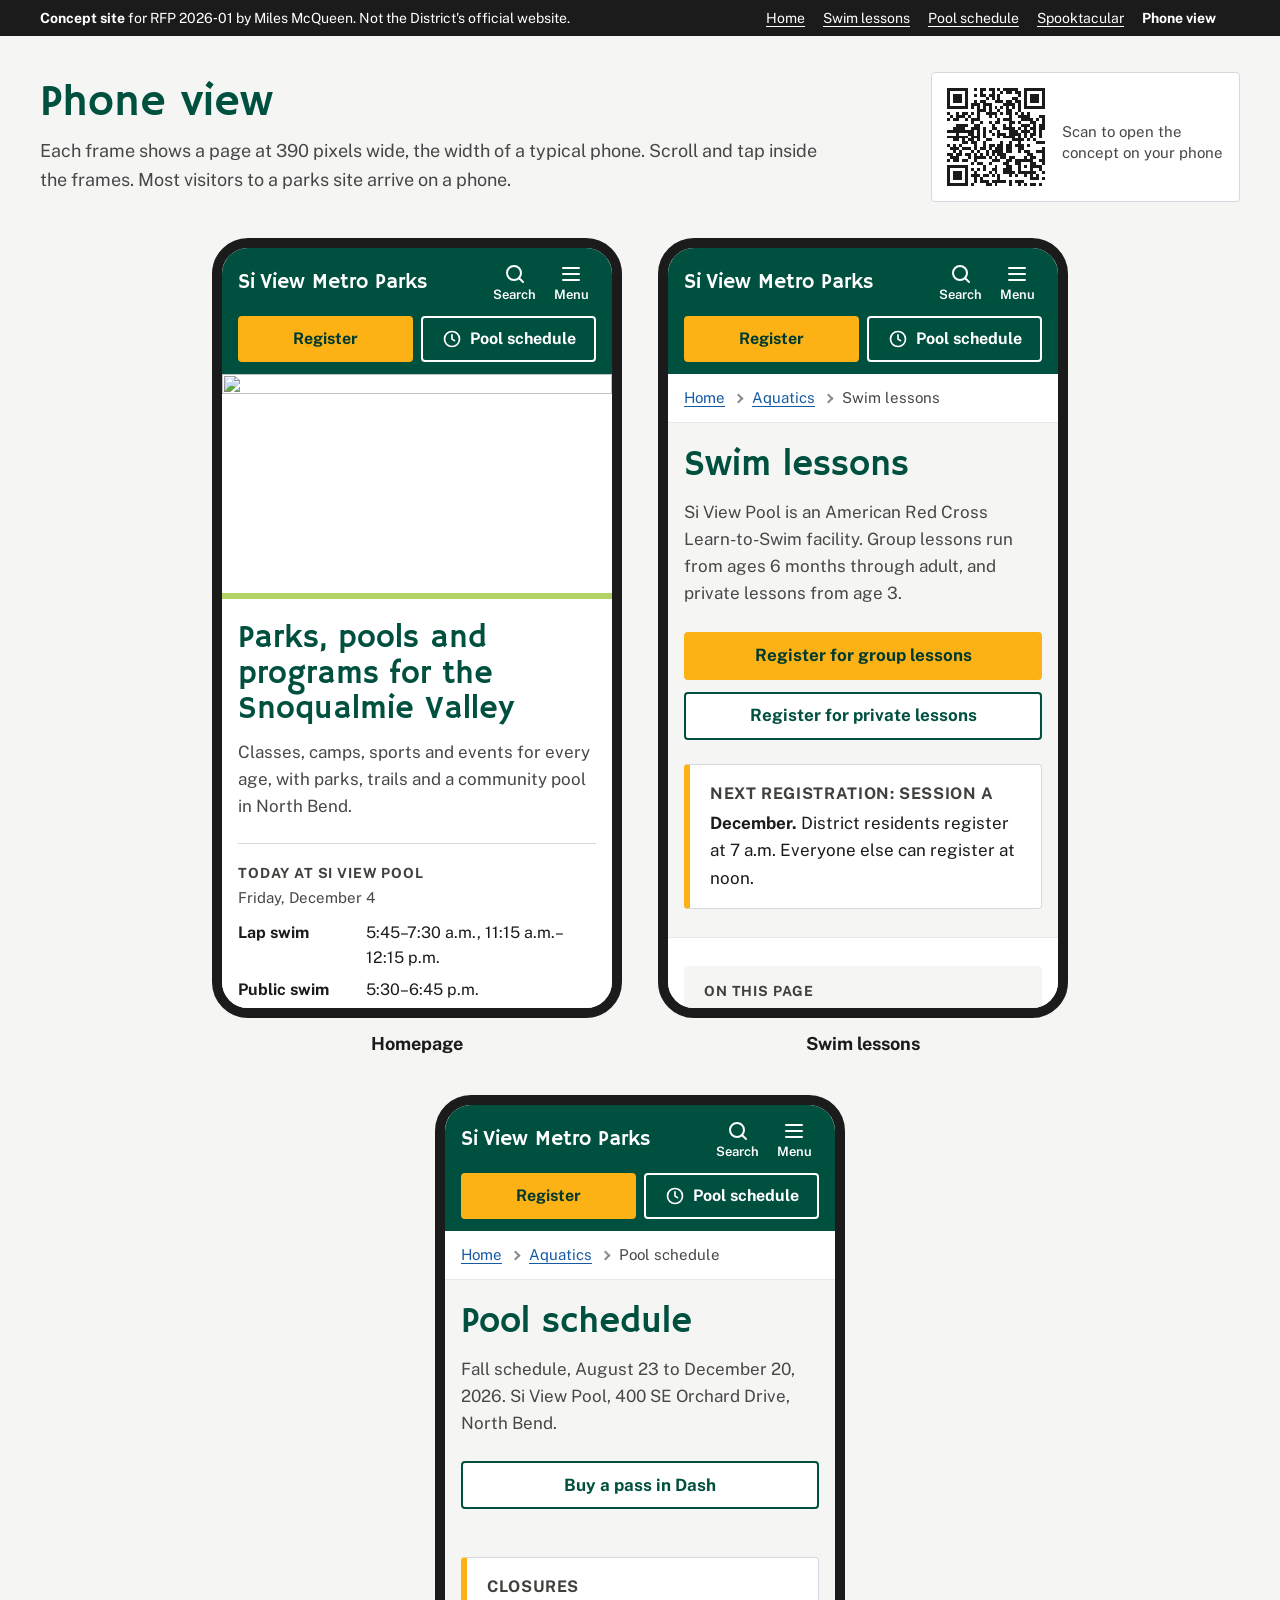
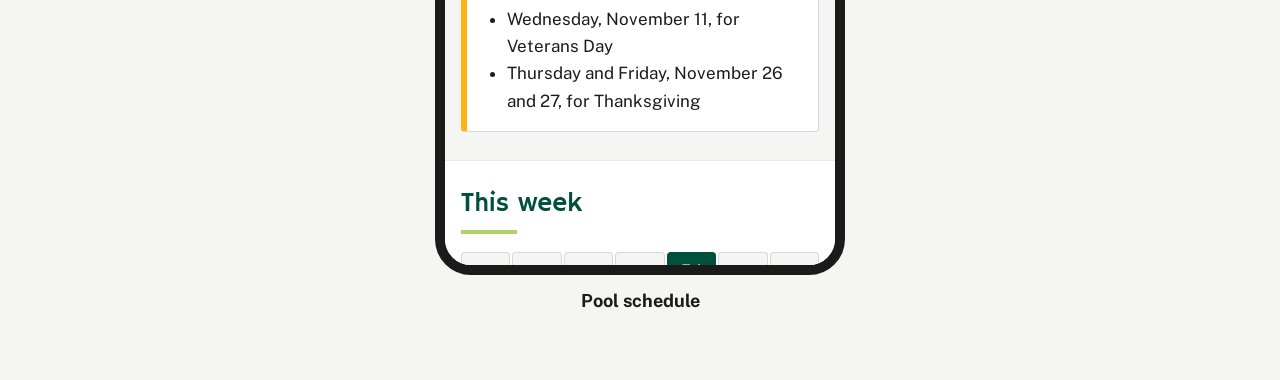
<file: mobile.html>
<!doctype html>
<html lang="en">
<head>
<meta charset="utf-8">
<meta name="viewport" content="width=device-width, initial-scale=1">
<meta name="robots" content="noindex, nofollow">
<title>Phone view | Si View Metro Parks concept</title>
<meta name="description" content="The Si View concept pages at phone width.">
<meta name="theme-color" content="#00503F">
<link rel="icon" href="data:image/svg+xml,%3Csvg%20xmlns='http://www.w3.org/2000/svg'%20viewBox='0%200%2032%2032'%3E%3Crect%20width='32'%20height='32'%20rx='6'%20fill='%2300503F'/%3E%3Crect%20x='7'%20y='19'%20width='18'%20height='4'%20rx='2'%20fill='%23B2D266'/%3E%3C/svg%3E">
<link rel="preconnect" href="https://fonts.googleapis.com">
<link rel="preconnect" href="https://fonts.gstatic.com" crossorigin>
<link rel="preconnect" href="https://images.unsplash.com">
<link rel="stylesheet" href="https://fonts.googleapis.com/css2?family=Hammersmith+One&amp;family=Public+Sans:ital,wght@0,400;0,600;0,700;1,400&amp;display=swap">
<link rel="stylesheet" href="site.css">
<script>(function(d){d.classList.add('js');try{if(window.self!==window.top){d.classList.add('in-frame');}}catch(e){d.classList.add('in-frame');}})(document.documentElement);</script>
<script src="site.js" defer></script>
</head>
<body class="phone-page">
<a class="skip" href="#main">Skip to main content</a>
<section class="concept" aria-label="About this concept">
<div class="wrap concept-row">
<p class="concept-text"><strong>Concept site</strong> for RFP 2026‑01<span class="cb-long"> by Miles McQueen</span>. Not the District's official website.</p>
<nav class="concept-nav" aria-label="Concept pages"><ul><li><a href="index.html">Home</a></li><li><a href="swim-lessons.html">Swim lessons</a></li><li><a href="pool-schedule.html">Pool schedule</a></li><li><a href="spooktacular.html">Spooktacular</a></li><li><a href="mobile.html" aria-current="page">Phone view</a></li></ul></nav>

</div>
</section>
<main id="main" tabindex="-1">
<div class="wrap phone-intro">
<div>
<h1>Phone view</h1>
<p>Each frame shows a page at 390 pixels wide, the width of a typical phone. Scroll and tap inside the frames. Most visitors to a parks site arrive on a phone.</p>
</div>
<div class="qr"><svg viewBox="0 0 35 35" role="img" aria-label="QR code for https://milesmcqueen98-code.github.io/siview-concept/" shape-rendering="crispEdges"><rect width="35" height="35" fill="#fff"/><path fill="#1B1B1B" d="M1 1h1v1h-1zM2 1h1v1h-1zM3 1h1v1h-1zM4 1h1v1h-1zM5 1h1v1h-1zM6 1h1v1h-1zM7 1h1v1h-1zM10 1h1v1h-1zM12 1h1v1h-1zM13 1h1v1h-1zM15 1h1v1h-1zM16 1h1v1h-1zM18 1h1v1h-1zM20 1h1v1h-1zM21 1h1v1h-1zM22 1h1v1h-1zM23 1h1v1h-1zM24 1h1v1h-1zM27 1h1v1h-1zM28 1h1v1h-1zM29 1h1v1h-1zM30 1h1v1h-1zM31 1h1v1h-1zM32 1h1v1h-1zM33 1h1v1h-1zM1 2h1v1h-1zM7 2h1v1h-1zM12 2h1v1h-1zM16 2h1v1h-1zM19 2h1v1h-1zM21 2h1v1h-1zM22 2h1v1h-1zM24 2h1v1h-1zM25 2h1v1h-1zM27 2h1v1h-1zM33 2h1v1h-1zM1 3h1v1h-1zM3 3h1v1h-1zM4 3h1v1h-1zM5 3h1v1h-1zM7 3h1v1h-1zM10 3h1v1h-1zM12 3h1v1h-1zM13 3h1v1h-1zM15 3h1v1h-1zM16 3h1v1h-1zM18 3h1v1h-1zM25 3h1v1h-1zM27 3h1v1h-1zM29 3h1v1h-1zM30 3h1v1h-1zM31 3h1v1h-1zM33 3h1v1h-1zM1 4h1v1h-1zM3 4h1v1h-1zM4 4h1v1h-1zM5 4h1v1h-1zM7 4h1v1h-1zM14 4h1v1h-1zM16 4h1v1h-1zM18 4h1v1h-1zM23 4h1v1h-1zM24 4h1v1h-1zM27 4h1v1h-1zM29 4h1v1h-1zM30 4h1v1h-1zM31 4h1v1h-1zM33 4h1v1h-1zM1 5h1v1h-1zM3 5h1v1h-1zM4 5h1v1h-1zM5 5h1v1h-1zM7 5h1v1h-1zM10 5h1v1h-1zM12 5h1v1h-1zM13 5h1v1h-1zM17 5h1v1h-1zM18 5h1v1h-1zM19 5h1v1h-1zM21 5h1v1h-1zM22 5h1v1h-1zM24 5h1v1h-1zM25 5h1v1h-1zM27 5h1v1h-1zM29 5h1v1h-1zM30 5h1v1h-1zM31 5h1v1h-1zM33 5h1v1h-1zM1 6h1v1h-1zM7 6h1v1h-1zM9 6h1v1h-1zM10 6h1v1h-1zM11 6h1v1h-1zM13 6h1v1h-1zM14 6h1v1h-1zM15 6h1v1h-1zM20 6h1v1h-1zM21 6h1v1h-1zM22 6h1v1h-1zM23 6h1v1h-1zM25 6h1v1h-1zM27 6h1v1h-1zM33 6h1v1h-1zM1 7h1v1h-1zM2 7h1v1h-1zM3 7h1v1h-1zM4 7h1v1h-1zM5 7h1v1h-1zM6 7h1v1h-1zM7 7h1v1h-1zM9 7h1v1h-1zM11 7h1v1h-1zM13 7h1v1h-1zM15 7h1v1h-1zM17 7h1v1h-1zM19 7h1v1h-1zM21 7h1v1h-1zM23 7h1v1h-1zM25 7h1v1h-1zM27 7h1v1h-1zM28 7h1v1h-1zM29 7h1v1h-1zM30 7h1v1h-1zM31 7h1v1h-1zM32 7h1v1h-1zM33 7h1v1h-1zM11 8h1v1h-1zM12 8h1v1h-1zM13 8h1v1h-1zM15 8h1v1h-1zM18 8h1v1h-1zM21 8h1v1h-1zM22 8h1v1h-1zM25 8h1v1h-1zM1 9h1v1h-1zM4 9h1v1h-1zM6 9h1v1h-1zM7 9h1v1h-1zM9 9h1v1h-1zM11 9h1v1h-1zM14 9h1v1h-1zM15 9h1v1h-1zM16 9h1v1h-1zM17 9h1v1h-1zM19 9h1v1h-1zM21 9h1v1h-1zM22 9h1v1h-1zM24 9h1v1h-1zM26 9h1v1h-1zM28 9h1v1h-1zM2 10h1v1h-1zM4 10h1v1h-1zM5 10h1v1h-1zM6 10h1v1h-1zM8 10h1v1h-1zM11 10h1v1h-1zM15 10h1v1h-1zM17 10h1v1h-1zM22 10h1v1h-1zM25 10h1v1h-1zM26 10h1v1h-1zM27 10h1v1h-1zM28 10h1v1h-1zM32 10h1v1h-1zM33 10h1v1h-1zM1 11h1v1h-1zM3 11h1v1h-1zM4 11h1v1h-1zM7 11h1v1h-1zM9 11h1v1h-1zM10 11h1v1h-1zM11 11h1v1h-1zM18 11h1v1h-1zM20 11h1v1h-1zM21 11h1v1h-1zM22 11h1v1h-1zM26 11h1v1h-1zM27 11h1v1h-1zM28 11h1v1h-1zM29 11h1v1h-1zM31 11h1v1h-1zM33 11h1v1h-1zM9 12h1v1h-1zM12 12h1v1h-1zM15 12h1v1h-1zM17 12h1v1h-1zM18 12h1v1h-1zM22 12h1v1h-1zM23 12h1v1h-1zM25 12h1v1h-1zM29 12h1v1h-1zM30 12h1v1h-1zM33 12h1v1h-1zM4 13h1v1h-1zM5 13h1v1h-1zM6 13h1v1h-1zM7 13h1v1h-1zM10 13h1v1h-1zM11 13h1v1h-1zM16 13h1v1h-1zM20 13h1v1h-1zM22 13h1v1h-1zM26 13h1v1h-1zM27 13h1v1h-1zM28 13h1v1h-1zM30 13h1v1h-1zM32 13h1v1h-1zM33 13h1v1h-1zM3 14h1v1h-1zM4 14h1v1h-1zM5 14h1v1h-1zM6 14h1v1h-1zM9 14h1v1h-1zM10 14h1v1h-1zM11 14h1v1h-1zM13 14h1v1h-1zM16 14h1v1h-1zM17 14h1v1h-1zM20 14h1v1h-1zM21 14h1v1h-1zM22 14h1v1h-1zM23 14h1v1h-1zM25 14h1v1h-1zM27 14h1v1h-1zM29 14h1v1h-1zM30 14h1v1h-1zM32 14h1v1h-1zM33 14h1v1h-1zM1 15h1v1h-1zM2 15h1v1h-1zM3 15h1v1h-1zM4 15h1v1h-1zM5 15h1v1h-1zM6 15h1v1h-1zM7 15h1v1h-1zM8 15h1v1h-1zM9 15h1v1h-1zM11 15h1v1h-1zM13 15h1v1h-1zM15 15h1v1h-1zM18 15h1v1h-1zM22 15h1v1h-1zM23 15h1v1h-1zM24 15h1v1h-1zM26 15h1v1h-1zM27 15h1v1h-1zM28 15h1v1h-1zM30 15h1v1h-1zM32 15h1v1h-1zM4 16h1v1h-1zM8 16h1v1h-1zM9 16h1v1h-1zM11 16h1v1h-1zM13 16h1v1h-1zM16 16h1v1h-1zM18 16h1v1h-1zM19 16h1v1h-1zM20 16h1v1h-1zM22 16h1v1h-1zM23 16h1v1h-1zM24 16h1v1h-1zM25 16h1v1h-1zM27 16h1v1h-1zM29 16h1v1h-1zM30 16h1v1h-1zM32 16h1v1h-1zM1 17h1v1h-1zM2 17h1v1h-1zM3 17h1v1h-1zM4 17h1v1h-1zM5 17h1v1h-1zM6 17h1v1h-1zM7 17h1v1h-1zM9 17h1v1h-1zM10 17h1v1h-1zM11 17h1v1h-1zM13 17h1v1h-1zM18 17h1v1h-1zM20 17h1v1h-1zM21 17h1v1h-1zM22 17h1v1h-1zM23 17h1v1h-1zM25 17h1v1h-1zM27 17h1v1h-1zM29 17h1v1h-1zM32 17h1v1h-1zM3 18h1v1h-1zM4 18h1v1h-1zM6 18h1v1h-1zM8 18h1v1h-1zM9 18h1v1h-1zM11 18h1v1h-1zM14 18h1v1h-1zM15 18h1v1h-1zM23 18h1v1h-1zM24 18h1v1h-1zM25 18h1v1h-1zM26 18h1v1h-1zM28 18h1v1h-1zM30 18h1v1h-1zM6 19h1v1h-1zM7 19h1v1h-1zM9 19h1v1h-1zM10 19h1v1h-1zM13 19h1v1h-1zM19 19h1v1h-1zM22 19h1v1h-1zM25 19h1v1h-1zM31 19h1v1h-1zM32 19h1v1h-1zM33 19h1v1h-1zM1 20h1v1h-1zM3 20h1v1h-1zM5 20h1v1h-1zM10 20h1v1h-1zM13 20h1v1h-1zM15 20h1v1h-1zM16 20h1v1h-1zM18 20h1v1h-1zM19 20h1v1h-1zM21 20h1v1h-1zM22 20h1v1h-1zM24 20h1v1h-1zM25 20h1v1h-1zM26 20h1v1h-1zM28 20h1v1h-1zM2 21h1v1h-1zM3 21h1v1h-1zM4 21h1v1h-1zM6 21h1v1h-1zM7 21h1v1h-1zM8 21h1v1h-1zM10 21h1v1h-1zM12 21h1v1h-1zM13 21h1v1h-1zM15 21h1v1h-1zM17 21h1v1h-1zM18 21h1v1h-1zM19 21h1v1h-1zM21 21h1v1h-1zM22 21h1v1h-1zM25 21h1v1h-1zM26 21h1v1h-1zM33 21h1v1h-1zM3 22h1v1h-1zM5 22h1v1h-1zM9 22h1v1h-1zM11 22h1v1h-1zM14 22h1v1h-1zM16 22h1v1h-1zM17 22h1v1h-1zM18 22h1v1h-1zM19 22h1v1h-1zM21 22h1v1h-1zM22 22h1v1h-1zM25 22h1v1h-1zM27 22h1v1h-1zM28 22h1v1h-1zM31 22h1v1h-1zM32 22h1v1h-1zM33 22h1v1h-1zM1 23h1v1h-1zM2 23h1v1h-1zM4 23h1v1h-1zM5 23h1v1h-1zM7 23h1v1h-1zM8 23h1v1h-1zM10 23h1v1h-1zM12 23h1v1h-1zM14 23h1v1h-1zM16 23h1v1h-1zM18 23h1v1h-1zM19 23h1v1h-1zM20 23h1v1h-1zM28 23h1v1h-1zM29 23h1v1h-1zM33 23h1v1h-1zM2 24h1v1h-1zM3 24h1v1h-1zM4 24h1v1h-1zM8 24h1v1h-1zM10 24h1v1h-1zM11 24h1v1h-1zM12 24h1v1h-1zM13 24h1v1h-1zM15 24h1v1h-1zM17 24h1v1h-1zM19 24h1v1h-1zM20 24h1v1h-1zM22 24h1v1h-1zM23 24h1v1h-1zM27 24h1v1h-1zM29 24h1v1h-1zM30 24h1v1h-1zM33 24h1v1h-1zM1 25h1v1h-1zM3 25h1v1h-1zM4 25h1v1h-1zM6 25h1v1h-1zM7 25h1v1h-1zM10 25h1v1h-1zM16 25h1v1h-1zM17 25h1v1h-1zM18 25h1v1h-1zM21 25h1v1h-1zM22 25h1v1h-1zM24 25h1v1h-1zM25 25h1v1h-1zM26 25h1v1h-1zM27 25h1v1h-1zM28 25h1v1h-1zM29 25h1v1h-1zM32 25h1v1h-1zM33 25h1v1h-1zM9 26h1v1h-1zM11 26h1v1h-1zM12 26h1v1h-1zM15 26h1v1h-1zM20 26h1v1h-1zM21 26h1v1h-1zM24 26h1v1h-1zM25 26h1v1h-1zM29 26h1v1h-1zM30 26h1v1h-1zM33 26h1v1h-1zM1 27h1v1h-1zM2 27h1v1h-1zM3 27h1v1h-1zM4 27h1v1h-1zM5 27h1v1h-1zM6 27h1v1h-1zM7 27h1v1h-1zM13 27h1v1h-1zM17 27h1v1h-1zM21 27h1v1h-1zM22 27h1v1h-1zM25 27h1v1h-1zM27 27h1v1h-1zM29 27h1v1h-1zM30 27h1v1h-1zM31 27h1v1h-1zM32 27h1v1h-1zM1 28h1v1h-1zM7 28h1v1h-1zM9 28h1v1h-1zM11 28h1v1h-1zM13 28h1v1h-1zM16 28h1v1h-1zM17 28h1v1h-1zM20 28h1v1h-1zM21 28h1v1h-1zM22 28h1v1h-1zM25 28h1v1h-1zM29 28h1v1h-1zM32 28h1v1h-1zM1 29h1v1h-1zM3 29h1v1h-1zM4 29h1v1h-1zM5 29h1v1h-1zM7 29h1v1h-1zM10 29h1v1h-1zM15 29h1v1h-1zM17 29h1v1h-1zM20 29h1v1h-1zM21 29h1v1h-1zM22 29h1v1h-1zM23 29h1v1h-1zM25 29h1v1h-1zM26 29h1v1h-1zM27 29h1v1h-1zM28 29h1v1h-1zM29 29h1v1h-1zM30 29h1v1h-1zM33 29h1v1h-1zM1 30h1v1h-1zM3 30h1v1h-1zM4 30h1v1h-1zM5 30h1v1h-1zM7 30h1v1h-1zM9 30h1v1h-1zM10 30h1v1h-1zM11 30h1v1h-1zM13 30h1v1h-1zM14 30h1v1h-1zM16 30h1v1h-1zM18 30h1v1h-1zM22 30h1v1h-1zM24 30h1v1h-1zM27 30h1v1h-1zM29 30h1v1h-1zM31 30h1v1h-1zM1 31h1v1h-1zM3 31h1v1h-1zM4 31h1v1h-1zM5 31h1v1h-1zM7 31h1v1h-1zM10 31h1v1h-1zM12 31h1v1h-1zM18 31h1v1h-1zM29 31h1v1h-1zM30 31h1v1h-1zM31 31h1v1h-1zM33 31h1v1h-1zM1 32h1v1h-1zM7 32h1v1h-1zM10 32h1v1h-1zM12 32h1v1h-1zM13 32h1v1h-1zM14 32h1v1h-1zM16 32h1v1h-1zM17 32h1v1h-1zM18 32h1v1h-1zM19 32h1v1h-1zM20 32h1v1h-1zM22 32h1v1h-1zM24 32h1v1h-1zM25 32h1v1h-1zM26 32h1v1h-1zM1 33h1v1h-1zM2 33h1v1h-1zM3 33h1v1h-1zM4 33h1v1h-1zM5 33h1v1h-1zM6 33h1v1h-1zM7 33h1v1h-1zM9 33h1v1h-1zM14 33h1v1h-1zM15 33h1v1h-1zM17 33h1v1h-1zM22 33h1v1h-1zM25 33h1v1h-1zM27 33h1v1h-1zM29 33h1v1h-1zM30 33h1v1h-1zM32 33h1v1h-1z"/></svg><p>Scan to open the<br>concept on your phone</p></div>
</div>
<div class="phones">
<figure><iframe src="index.html" title="Homepage at phone width"></iframe><figcaption>Homepage</figcaption></figure>
<figure><iframe src="swim-lessons.html" title="Swim lessons page at phone width" loading="lazy"></iframe><figcaption>Swim lessons</figcaption></figure>
<figure><iframe src="pool-schedule.html" title="Pool schedule at phone width" loading="lazy"></iframe><figcaption>Pool schedule</figcaption></figure>
</div>
</main>
<div class="toast" id="toast" role="status" aria-live="polite" aria-atomic="true"></div>
</body>
</html>
</file>
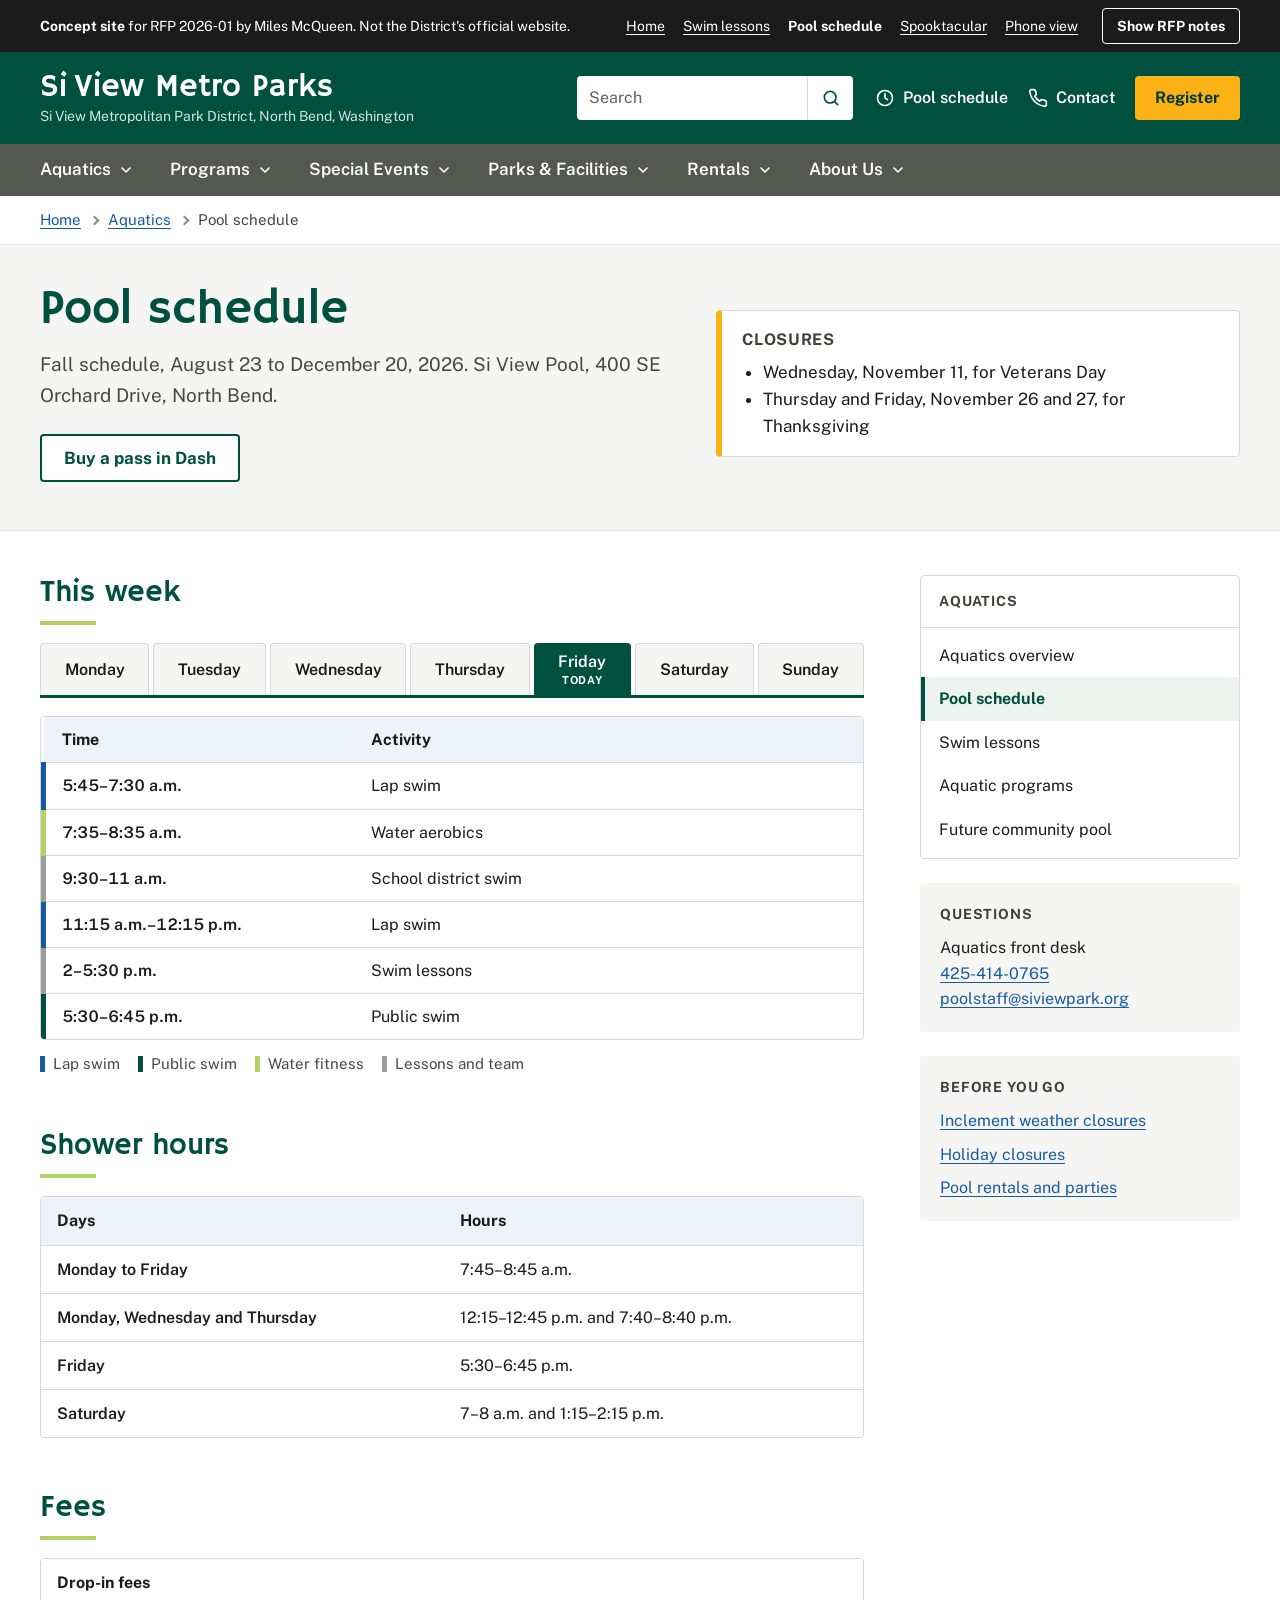
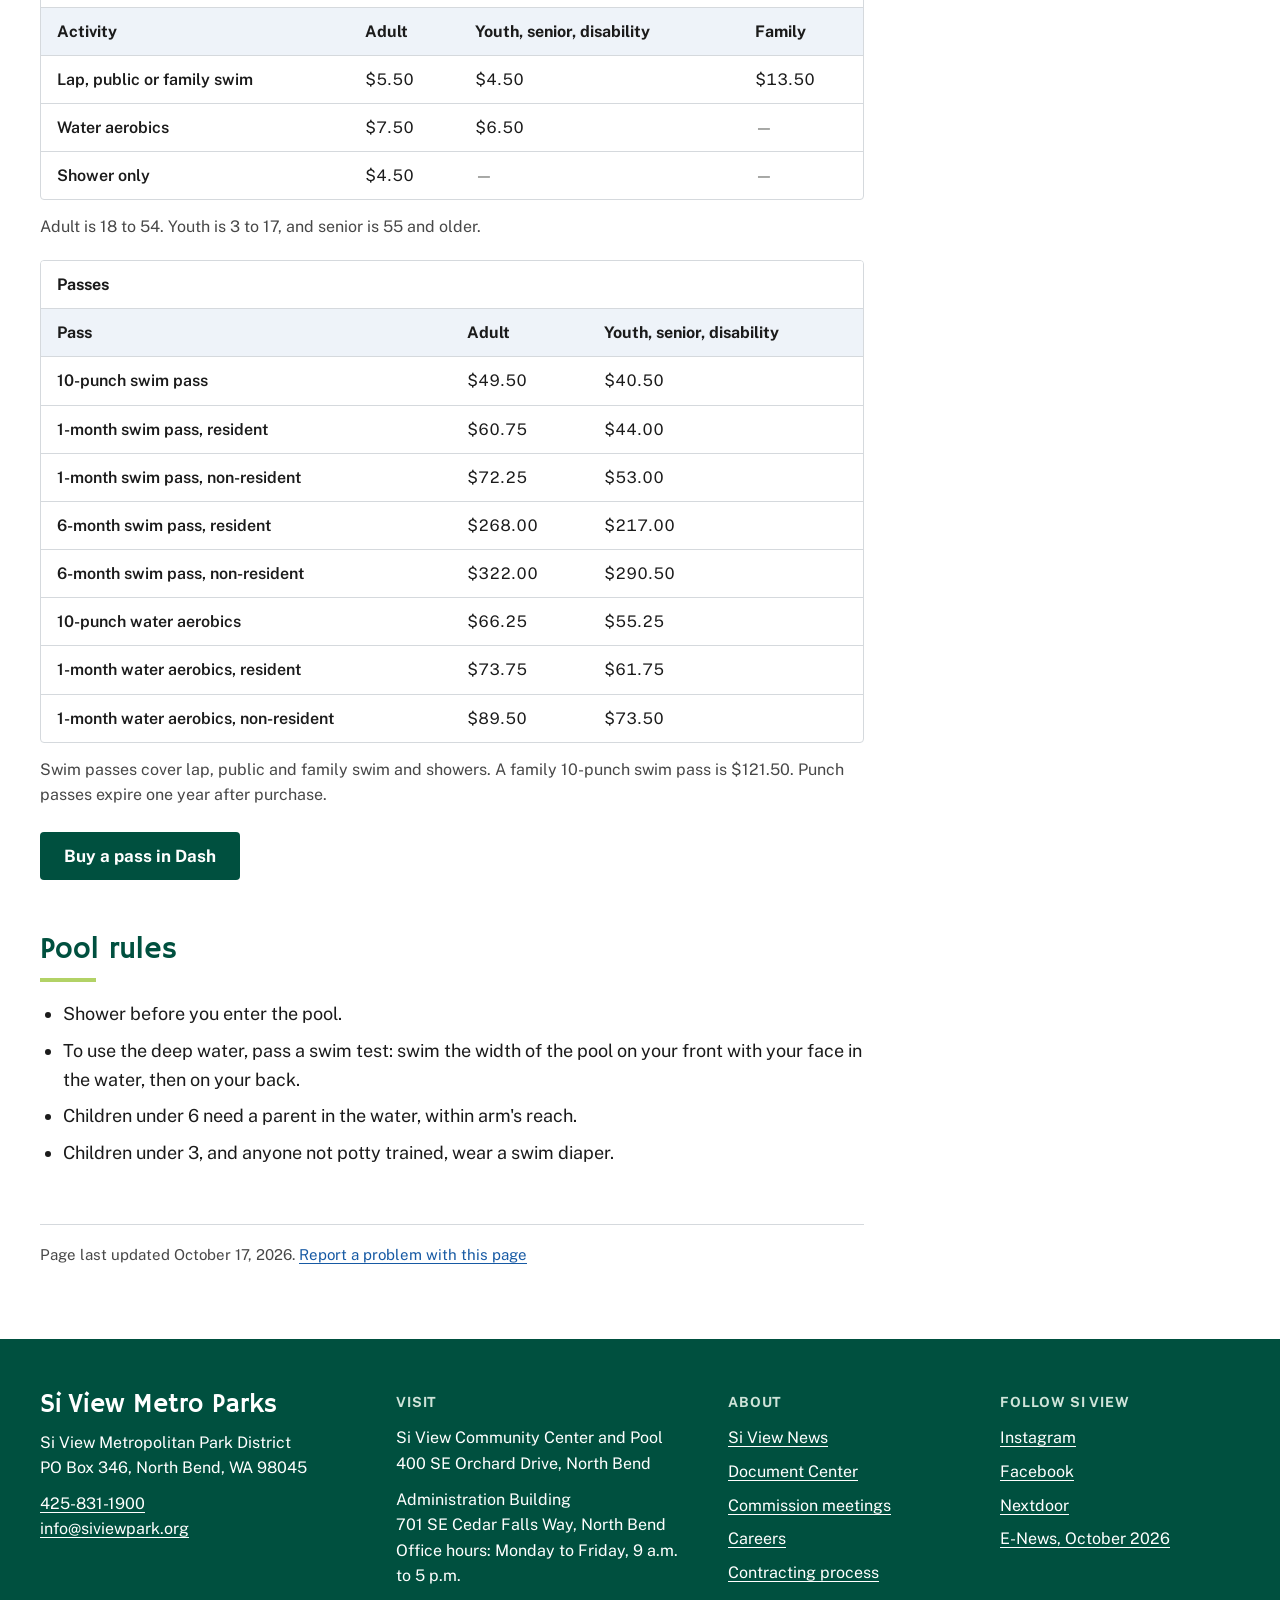
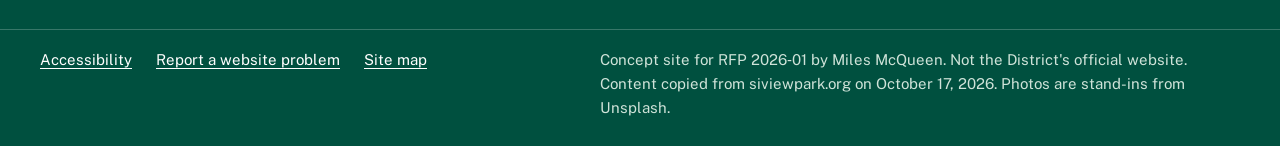
<file: pool-schedule.html>
<!doctype html>
<html lang="en">
<head>
<meta charset="utf-8">
<meta name="viewport" content="width=device-width, initial-scale=1">
<meta name="robots" content="noindex, nofollow">
<title>Pool schedule | Si View Metro Parks (concept)</title>
<meta name="description" content="Concept of the Si View pool schedule page, prepared for RFP 2026‑01.">
<meta name="theme-color" content="#00503F">
<link rel="icon" href="data:image/svg+xml,%3Csvg%20xmlns='http://www.w3.org/2000/svg'%20viewBox='0%200%2032%2032'%3E%3Crect%20width='32'%20height='32'%20rx='6'%20fill='%2300503F'/%3E%3Crect%20x='7'%20y='19'%20width='18'%20height='4'%20rx='2'%20fill='%23B2D266'/%3E%3C/svg%3E">
<link rel="preconnect" href="https://fonts.googleapis.com">
<link rel="preconnect" href="https://fonts.gstatic.com" crossorigin>
<link rel="preconnect" href="https://images.unsplash.com">
<link rel="stylesheet" href="https://fonts.googleapis.com/css2?family=Hammersmith+One&amp;family=Public+Sans:ital,wght@0,400;0,600;0,700;1,400&amp;display=swap">
<link rel="stylesheet" href="site.css">
<script>(function(d){d.classList.add('js');try{if(window.self!==window.top){d.classList.add('in-frame');}}catch(e){d.classList.add('in-frame');}})(document.documentElement);</script>
<script src="site.js" defer></script>
</head>
<body>
<a class="skip" href="#main">Skip to main content</a>
<section class="concept" aria-label="About this concept">
<div class="wrap concept-row">
<p class="concept-text"><strong>Concept site</strong> for RFP 2026‑01<span class="cb-long"> by Miles McQueen</span>. Not the District's official website.</p>
<nav class="concept-nav" aria-label="Concept pages"><ul><li><a href="index.html">Home</a></li><li><a href="swim-lessons.html">Swim lessons</a></li><li><a href="pool-schedule.html" aria-current="page">Pool schedule</a></li><li><a href="spooktacular.html">Spooktacular</a></li><li><a href="mobile.html">Phone view</a></li></ul></nav>
<button type="button" class="notes-toggle" aria-expanded="false" aria-controls="rfp-notes"><span class="nt-label">Show RFP notes</span></button>
</div>
</section>
<section class="alert" id="alert" aria-label="Alert" data-show-until="2026-11-27">
<div class="wrap alert-row">
<svg class="icon alert-icon" viewBox="0 0 24 24" aria-hidden="true" focusable="false"><path d="M10.3 3.9 1.8 18a2 2 0 0 0 1.7 3h17a2 2 0 0 0 1.7-3L13.7 3.9a2 2 0 0 0-3.4 0z"/><path d="M12 9v4"/><path d="M12 17h.01"/></svg>
<p><strong>Holiday closures:</strong> Si View facilities are closed November 11, 26 and 27. <a href="pool-schedule.html#closures">Details<span class="sr"> about holiday closures</span></a></p>
<button type="button" class="alert-close" data-dismiss-alert><svg class="icon" viewBox="0 0 24 24" aria-hidden="true" focusable="false"><path d="M18 6 6 18"/><path d="m6 6 12 12"/></svg>Dismiss<span class="sr"> alert</span></button>
</div>
</section>
<header class="site-header">
<div class="wrap header-row">
<a class="brand" href="index.html"><span class="brand-name">Si View Metro Parks</span><span class="brand-tag">Si View Metropolitan Park District, North Bend, Washington</span></a>
<button type="button" class="header-btn search-toggle" aria-expanded="false" aria-controls="site-search"><svg class="icon" viewBox="0 0 24 24" aria-hidden="true" focusable="false"><circle cx="11" cy="11" r="7"/><path d="m20 20-3.5-3.5"/></svg>Search</button>
<button type="button" class="header-btn menu-toggle" aria-expanded="false" aria-controls="main-nav"><svg class="icon i-open" viewBox="0 0 24 24" aria-hidden="true" focusable="false"><path d="M4 6h16"/><path d="M4 12h16"/><path d="M4 18h16"/></svg><svg class="icon i-close" viewBox="0 0 24 24" aria-hidden="true" focusable="false"><path d="M18 6 6 18"/><path d="m6 6 12 12"/></svg>Menu</button>
<div class="header-tools">
<form class="site-search" id="site-search" role="search" aria-label="Site search" action="search.html" method="get">
<label class="sr" for="q">Search this site</label>
<input id="q" name="q" type="search" placeholder="Search" autocomplete="off">
<button type="submit"><svg class="icon" viewBox="0 0 24 24" aria-hidden="true" focusable="false"><circle cx="11" cy="11" r="7"/><path d="m20 20-3.5-3.5"/></svg><span class="sr">Search</span></button>
</form>
<ul class="utility">
<li><a href="pool-schedule.html"><svg class="icon" viewBox="0 0 24 24" aria-hidden="true" focusable="false"><circle cx="12" cy="12" r="9"/><path d="M12 7v5l3 2"/></svg>Pool schedule</a></li>
<li class="u-contact"><a href="#contact"><svg class="icon" viewBox="0 0 24 24" aria-hidden="true" focusable="false"><path d="M22 16.9v3a2 2 0 0 1-2.2 2 19.8 19.8 0 0 1-8.6-3.1 19.5 19.5 0 0 1-6-6A19.8 19.8 0 0 1 2.1 4.2 2 2 0 0 1 4.1 2h3a2 2 0 0 1 2 1.7c.1 1 .4 1.9.7 2.8a2 2 0 0 1-.5 2.1L8.1 9.9a16 16 0 0 0 6 6l1.3-1.3a2 2 0 0 1 2.1-.4c.9.3 1.8.6 2.8.7a2 2 0 0 1 1.7 2z"/></svg>Contact</a></li>
<li><a class="btn-register" href="https://apps.dashplatform.com/dash/index.php?Action=ProgramFinder/index&amp;company=siview">Register</a></li>
</ul>
</div>
</div>
<div class="wrap mobile-bar">
<a class="btn-register" href="https://apps.dashplatform.com/dash/index.php?Action=ProgramFinder/index&amp;company=siview">Register</a>
<a href="pool-schedule.html"><svg class="icon" viewBox="0 0 24 24" aria-hidden="true" focusable="false"><circle cx="12" cy="12" r="9"/><path d="M12 7v5l3 2"/></svg>Pool schedule</a>
</div>
</header>
<nav class="main-nav" id="main-nav" aria-label="Main">
<div class="wrap"><ul class="nav-list">
<li class="nav-item"><button type="button" class="nav-btn" aria-expanded="false" aria-controls="menu-aquatics">Aquatics<svg class="icon" viewBox="0 0 24 24" aria-hidden="true" focusable="false"><path d="m6 9 6 6 6-6"/></svg></button><div class="mega" id="menu-aquatics" hidden><div class="wrap mega-inner"><div class="mega-cols"><div><h2 class="mega-h"><a href="#">Aquatics</a></h2><ul><li><a href="#">Aquatics overview</a></li><li><a href="pool-schedule.html" aria-current="page">Pool schedule</a></li><li><a href="swim-lessons.html">Swim lessons</a></li><li><a href="#">Aquatic programs</a></li><li><a href="#">Future community pool</a></li></ul></div></div><button type="button" class="mega-close" data-menu-close="menu-aquatics"><svg class="icon" viewBox="0 0 24 24" aria-hidden="true" focusable="false"><path d="M18 6 6 18"/><path d="m6 6 12 12"/></svg>Close<span class="sr"> Aquatics menu</span></button></div></div></li>
<li class="nav-item"><button type="button" class="nav-btn" aria-expanded="false" aria-controls="menu-programs">Programs<svg class="icon" viewBox="0 0 24 24" aria-hidden="true" focusable="false"><path d="m6 9 6 6 6-6"/></svg></button><div class="mega" id="menu-programs" hidden><div class="wrap mega-inner"><div class="mega-cols"><div><h2 class="mega-h"><a href="#">Day camps</a></h2><ul><li><a href="#">K-5 camps</a></li><li><a href="#">Teen camps</a></li><li><a href="#">Preschool camps</a></li><li><a href="#">Special interest camps</a></li><li><a href="#">Sports camps</a></li></ul></div><div><h2 class="mega-h"><a href="#">Youth programs</a></h2><ul><li><a href="#">Toddler programs</a></li><li><a href="#">Preschool classes</a></li><li><a href="#">Dance</a></li><li><a href="#">Special interest classes</a></li><li><a href="#">Teen programs</a></li></ul></div><div><h2 class="mega-h"><a href="#">Youth sports</a></h2><ul><li><a href="#">Baseball</a></li><li><a href="#">Basketball</a></li><li><a href="#">Gymnastics and cheer</a></li><li><a href="#">Martial arts</a></li><li><a href="#">Skyhawks sports</a></li><li><a href="#">Soccer, football and lacrosse</a></li><li><a href="#">Track and cross country</a></li><li><a href="#">Volleyball</a></li></ul></div><div><h2 class="mega-h"><a href="#">Outdoor recreation</a></h2><ul><li><a href="#">Hiking and running</a></li><li><a href="#">Skateboarding</a></li><li><a href="#">Disc golf</a></li><li><a href="#">Mountain biking</a></li><li><a href="#">Outdoor climbing</a></li><li><a href="#">Agricultural programs</a></li></ul></div><div><h2 class="mega-h"><a href="#">Adult programs</a></h2><ul><li><a href="#">Health and wellness</a></li><li><a href="#">Dance for adults</a></li><li><a href="#">Sports leagues</a></li><li><a href="#">Pickleball</a></li><li><a href="#">Martial arts for adults</a></li><li><a href="#">Adult special interest</a></li><li><a href="#">Specialized recreation</a></li></ul></div><div><h2 class="mega-h"><a href="#">School year programs</a></h2><ul><li><a href="#">Before and after care</a></li><li><a href="#">School year camps</a></li><li><a href="#">Enrichment classes</a></li></ul></div></div><button type="button" class="mega-close" data-menu-close="menu-programs"><svg class="icon" viewBox="0 0 24 24" aria-hidden="true" focusable="false"><path d="M18 6 6 18"/><path d="m6 6 12 12"/></svg>Close<span class="sr"> Programs menu</span></button></div></div></li>
<li class="nav-item"><button type="button" class="nav-btn" aria-expanded="false" aria-controls="menu-events">Special Events<svg class="icon" viewBox="0 0 24 24" aria-hidden="true" focusable="false"><path d="m6 9 6 6 6-6"/></svg></button><div class="mega" id="menu-events" hidden><div class="wrap mega-inner"><div class="mega-cols"><div><h2 class="mega-h"><a href="#">Special events</a></h2><ul><li><a href="#">Events overview</a></li><li><a href="#">Family FUN</a></li><li><a href="#">Farmers Market</a></li><li><a href="#">Summer Concerts</a></li><li><a href="spooktacular.html">The Great Si View Spooktacular</a></li><li><a href="#">Holiday Bazaar</a></li></ul></div></div><button type="button" class="mega-close" data-menu-close="menu-events"><svg class="icon" viewBox="0 0 24 24" aria-hidden="true" focusable="false"><path d="M18 6 6 18"/><path d="m6 6 12 12"/></svg>Close<span class="sr"> Special Events menu</span></button></div></div></li>
<li class="nav-item"><button type="button" class="nav-btn" aria-expanded="false" aria-controls="menu-parks">Parks &amp; Facilities<svg class="icon" viewBox="0 0 24 24" aria-hidden="true" focusable="false"><path d="m6 9 6 6 6-6"/></svg></button><div class="mega" id="menu-parks" hidden><div class="wrap mega-inner"><div class="mega-cols"><div><h2 class="mega-h"><a href="#">Parks</a></h2><ul><li><a href="#">All parks</a></li><li><a href="#">Conduct in our parks</a></li><li><a href="#">Si View Park</a></li><li><a href="#">Tollgate Farm Park</a></li><li><a href="#">Torguson Park</a></li><li><a href="#">South Fork Landing</a></li><li><a href="#">Tennant Trailhead Park</a></li><li><a href="#">Meadowbrook Farm Park</a></li><li><a href="#">Riders Park</a></li></ul></div><div><h2 class="mega-h"><a href="#">Facility schedules</a></h2><ul><li><a href="#">Open gym fees and schedule</a></li><li><a href="pool-schedule.html" aria-current="page">Pool schedule</a></li><li><a href="#">Athletic fields</a></li><li><a href="#">Inclement weather closures</a></li><li><a href="#">Holiday closures</a></li></ul></div></div><button type="button" class="mega-close" data-menu-close="menu-parks"><svg class="icon" viewBox="0 0 24 24" aria-hidden="true" focusable="false"><path d="M18 6 6 18"/><path d="m6 6 12 12"/></svg>Close<span class="sr"> Parks &amp; Facilities menu</span></button></div></div></li>
<li class="nav-item"><button type="button" class="nav-btn" aria-expanded="false" aria-controls="menu-rentals">Rentals<svg class="icon" viewBox="0 0 24 24" aria-hidden="true" focusable="false"><path d="m6 9 6 6 6-6"/></svg></button><div class="mega" id="menu-rentals" hidden><div class="wrap mega-inner"><div class="mega-cols"><div><h2 class="mega-h"><a href="#">Facility rentals</a></h2><ul><li><a href="#">Si View Community Center</a></li><li><a href="#">Si View Pool rentals</a></li><li><a href="#">Meadowbrook Farm Park rentals</a></li><li><a href="#">Tollgate Farmhouse</a></li></ul></div><div><h2 class="mega-h"><a href="#">Park and shelter rentals</a></h2><ul><li><a href="#">Si View Park shelter</a></li><li><a href="#">Tollgate Farm Park shelter</a></li><li><a href="#">Torguson Park shelter</a></li><li><a href="#">South Fork Landing shelter</a></li></ul></div><div><h2 class="mega-h"><a href="#">Athletic field rentals</a></h2><ul><li><a href="#">Si View, Torguson and Tollgate fields</a></li></ul></div></div><button type="button" class="mega-close" data-menu-close="menu-rentals"><svg class="icon" viewBox="0 0 24 24" aria-hidden="true" focusable="false"><path d="M18 6 6 18"/><path d="m6 6 12 12"/></svg>Close<span class="sr"> Rentals menu</span></button></div></div></li>
<li class="nav-item"><button type="button" class="nav-btn" aria-expanded="false" aria-controls="menu-about">About Us<svg class="icon" viewBox="0 0 24 24" aria-hidden="true" focusable="false"><path d="m6 9 6 6 6-6"/></svg></button><div class="mega" id="menu-about" hidden><div class="wrap mega-inner"><div class="mega-cols"><div><h2 class="mega-h"><a href="#">General information</a></h2><ul><li><a href="#">About Si View</a></li><li><a href="#">Si View News</a></li><li><a href="#">Contact us</a></li><li><a href="#">Careers</a></li><li><a href="#">Contracts and commercial use</a></li><li><a href="#">Document Center</a></li><li><a href="#">Resources</a></li></ul></div><div><h2 class="mega-h"><a href="#">Registration</a></h2><ul><li><a href="#">How to register</a></li><li><a href="#">Registration policies</a></li><li><a href="#">Residency status</a></li><li><a href="#">Scholarships</a></li><li><a href="#">Gift cards</a></li></ul></div><div><h2 class="mega-h"><a href="#">Commission</a></h2><ul><li><a href="#">Park Commission</a></li><li><a href="#">Meeting agendas</a></li><li><a href="#">Meeting minutes</a></li></ul></div><div><h2 class="mega-h"><a href="#">Agency plans</a></h2><ul><li><a href="#">Budget</a></li><li><a href="#">Comprehensive plans</a></li><li><a href="#">Capital bond projects</a></li><li><a href="#">Current projects</a></li><li><a href="#">Capital projects history</a></li><li><a href="#">Contracting process</a></li></ul></div><div><h2 class="mega-h"><a href="#">Support us</a></h2><ul><li><a href="#">Community Foundation</a></li><li><a href="#">Volunteer</a></li><li><a href="#">Sponsorships</a></li></ul></div></div><button type="button" class="mega-close" data-menu-close="menu-about"><svg class="icon" viewBox="0 0 24 24" aria-hidden="true" focusable="false"><path d="M18 6 6 18"/><path d="m6 6 12 12"/></svg>Close<span class="sr"> About Us menu</span></button></div></div></li>
</ul></div></nav>
<nav class="crumbs" aria-label="Breadcrumb"><ol class="wrap"><li><a href="index.html">Home</a></li><li><a href="#">Aquatics</a></li><li><span aria-current="page">Pool schedule</span></li></ol></nav>
<main id="main" tabindex="-1">
<div class="page-head">
<div class="wrap page-head-grid">
<div>
<h1>Pool schedule</h1>
<p class="page-lead">Fall schedule, August 23 to December 20, 2026. Si View Pool, 400 SE Orchard Drive, North Bend.</p>
<div class="actions"><a class="btn btn-outline" href="https://member.daysmartrecreation.com/#/online/siview/login">Buy a pass in Dash</a></div>
</div>
<div class="callout" id="closures" data-note="2">
<h2 class="callout-h">Closures</h2>
<ul>
<li>Wednesday, November 11, for Veterans Day</li>
<li>Thursday and Friday, November 26 and 27, for Thanksgiving</li>
</ul>
</div>
</div>
</div>

<div class="wrap page-body">
<div class="content">
<section aria-labelledby="week-h">
<h2 id="week-h">This week</h2>
<div data-tabs data-note="1">
<section class="day" id="day-monday" data-day="Monday" aria-labelledby="day-monday-h">
<h3 class="day-h" id="day-monday-h">Monday</h3>
<div class="table-wrap"><table class="slots">
<caption class="sr">Monday pool schedule</caption>
<thead><tr><th scope="col">Time</th><th scope="col">Activity</th></tr></thead>
<tbody><tr class="t-lap"><th scope="row" class="num">5:45–7:30 a.m.</th><td>Lap swim</td></tr><tr class="t-fitness"><th scope="row" class="num">7:35–8:35 a.m.</th><td>Water aerobics</td></tr><tr class="t-lesson"><th scope="row" class="num">9:15–10:30 a.m.</th><td>Swim lessons</td></tr><tr class="t-fitness"><th scope="row" class="num">10:30–11:30 a.m.</th><td>Water exercise</td></tr><tr class="t-lap"><th scope="row" class="num">11:45 a.m.–12:45 p.m.</th><td>Lap swim</td></tr><tr class="t-closed"><th scope="row" class="num">12:45–3:45 p.m.</th><td>Closed for maintenance</td></tr><tr class="t-lesson"><th scope="row" class="num">4–7:30 p.m.</th><td>Swim lessons</td></tr><tr class="t-lap"><th scope="row" class="num">7:45–8:45 p.m.</th><td>Lap swim</td></tr></tbody>
</table></div>
</section><section class="day" id="day-tuesday" data-day="Tuesday" aria-labelledby="day-tuesday-h">
<h3 class="day-h" id="day-tuesday-h">Tuesday</h3>
<div class="table-wrap"><table class="slots">
<caption class="sr">Tuesday pool schedule</caption>
<thead><tr><th scope="col">Time</th><th scope="col">Activity</th></tr></thead>
<tbody><tr class="t-lap"><th scope="row" class="num">5:45–8:30 a.m.</th><td>Lap swim</td></tr><tr class="t-lesson"><th scope="row" class="num">9:15–10:30 a.m.</th><td>Swim lessons</td></tr><tr class="t-fitness"><th scope="row" class="num">10:30–11:30 a.m.</th><td>Water exercise</td></tr><tr class="t-lap"><th scope="row" class="num">11:45 a.m.–12:45 p.m.</th><td>Lap swim</td></tr><tr class="t-lesson"><th scope="row" class="num">12:45–2:30 p.m.</th><td>Swim lessons</td></tr><tr class="t-lesson"><th scope="row" class="num">3:45–7:45 p.m.</th><td>Swim lessons and swim team</td></tr></tbody>
</table></div>
</section><section class="day" id="day-wednesday" data-day="Wednesday" aria-labelledby="day-wednesday-h">
<h3 class="day-h" id="day-wednesday-h">Wednesday</h3>
<div class="table-wrap"><table class="slots">
<caption class="sr">Wednesday pool schedule</caption>
<thead><tr><th scope="col">Time</th><th scope="col">Activity</th></tr></thead>
<tbody><tr class="t-lap"><th scope="row" class="num">5:45–7:30 a.m.</th><td>Lap swim</td></tr><tr class="t-fitness"><th scope="row" class="num">7:35–8:35 a.m.</th><td>Water aerobics</td></tr><tr class="t-public"><th scope="row" class="num">9:15–10:15 a.m.</th><td>Public swim</td></tr><tr class="t-fitness"><th scope="row" class="num">10:30–11:30 a.m.</th><td>Water exercise</td></tr><tr class="t-lap"><th scope="row" class="num">11:45 a.m.–12:45 p.m.</th><td>Lap swim</td></tr><tr class="t-lesson"><th scope="row" class="num">12:45–2:30 p.m.</th><td>Swim lessons</td></tr><tr class="t-lesson"><th scope="row" class="num">4–7:30 p.m.</th><td>Swim lessons</td></tr><tr class="t-lap"><th scope="row" class="num">7:45–8:45 p.m.</th><td>Lap swim</td></tr></tbody>
</table></div>
</section><section class="day" id="day-thursday" data-day="Thursday" aria-labelledby="day-thursday-h">
<h3 class="day-h" id="day-thursday-h">Thursday</h3>
<div class="table-wrap"><table class="slots">
<caption class="sr">Thursday pool schedule</caption>
<thead><tr><th scope="col">Time</th><th scope="col">Activity</th></tr></thead>
<tbody><tr class="t-lap"><th scope="row" class="num">5:45–8:30 a.m.</th><td>Lap swim</td></tr><tr class="t-lesson"><th scope="row" class="num">9:15–10:30 a.m.</th><td>Swim lessons</td></tr><tr class="t-fitness"><th scope="row" class="num">10:30–11:30 a.m.</th><td>Water exercise</td></tr><tr class="t-lap"><th scope="row" class="num">11:45 a.m.–12:45 p.m.</th><td>Lap swim</td></tr><tr class="t-lesson"><th scope="row" class="num">12:45–2:30 p.m.</th><td>Swim lessons</td></tr><tr class="t-lesson"><th scope="row" class="num">3:45–7:45 p.m.</th><td>Swim lessons and swim team</td></tr><tr class="t-lap"><th scope="row" class="num">7:45–8:45 p.m.</th><td>Lap swim</td></tr></tbody>
</table></div>
</section><section class="day" id="day-friday" data-day="Friday" aria-labelledby="day-friday-h">
<h3 class="day-h" id="day-friday-h">Friday</h3>
<div class="table-wrap"><table class="slots">
<caption class="sr">Friday pool schedule</caption>
<thead><tr><th scope="col">Time</th><th scope="col">Activity</th></tr></thead>
<tbody><tr class="t-lap"><th scope="row" class="num">5:45–7:30 a.m.</th><td>Lap swim</td></tr><tr class="t-fitness"><th scope="row" class="num">7:35–8:35 a.m.</th><td>Water aerobics</td></tr><tr class="t-lesson"><th scope="row" class="num">9:30–11 a.m.</th><td>School district swim</td></tr><tr class="t-lap"><th scope="row" class="num">11:15 a.m.–12:15 p.m.</th><td>Lap swim</td></tr><tr class="t-lesson"><th scope="row" class="num">2–5:30 p.m.</th><td>Swim lessons</td></tr><tr class="t-public"><th scope="row" class="num">5:30–6:45 p.m.</th><td>Public swim</td></tr></tbody>
</table></div>
</section><section class="day" id="day-saturday" data-day="Saturday" aria-labelledby="day-saturday-h">
<h3 class="day-h" id="day-saturday-h">Saturday</h3>
<div class="table-wrap"><table class="slots">
<caption class="sr">Saturday pool schedule</caption>
<thead><tr><th scope="col">Time</th><th scope="col">Activity</th></tr></thead>
<tbody><tr class="t-lap"><th scope="row" class="num">7–8 a.m.</th><td>Lap swim</td></tr><tr class="t-lesson"><th scope="row" class="num">8 a.m.–1:15 p.m.</th><td>Swim lessons</td></tr><tr class="t-public"><th scope="row" class="num">1:15–2:30 p.m.</th><td>Public swim</td></tr><tr class="t-closed"><th scope="row" class="num">From 2:45 p.m.</th><td>Private rentals</td></tr></tbody>
</table></div>
</section><section class="day" id="day-sunday" data-day="Sunday" aria-labelledby="day-sunday-h">
<h3 class="day-h" id="day-sunday-h">Sunday</h3>
<div class="table-wrap"><table class="slots">
<caption class="sr">Sunday pool schedule</caption>
<thead><tr><th scope="col">Time</th><th scope="col">Activity</th></tr></thead>
<tbody><tr class="t-closed"><th scope="row" class="num">From 12:45 p.m.</th><td>Closed to the public. Private rentals</td></tr></tbody>
</table></div>
</section>
</div>
<ul class="legend" aria-label="Color key">
<li style="--c: var(--blue)">Lap swim</li><li style="--c: var(--green)">Public swim</li><li style="--c: var(--lime)">Water fitness</li><li style="--c: #9A9C97">Lessons and team</li>
</ul>
</section>

<section aria-labelledby="shower-h">
<h2 id="shower-h">Shower hours</h2>
<div class="table-wrap">
<table>
<caption class="sr">Shower hours</caption>
<thead><tr><th scope="col">Days</th><th scope="col">Hours</th></tr></thead>
<tbody>
<tr><th scope="row">Monday to Friday</th><td>7:45–8:45 a.m.</td></tr>
<tr><th scope="row">Monday, Wednesday and Thursday</th><td>12:15–12:45 p.m. and 7:40–8:40 p.m.</td></tr>
<tr><th scope="row">Friday</th><td>5:30–6:45 p.m.</td></tr>
<tr><th scope="row">Saturday</th><td>7–8 a.m. and 1:15–2:15 p.m.</td></tr>
</tbody>
</table>
</div>
</section>

<section aria-labelledby="fees-h" data-note="3">
<h2 id="fees-h">Fees</h2>
<div class="table-wrap">
<table>
<caption>Drop-in fees</caption>
<thead><tr><th scope="col">Activity</th><th scope="col" class="num">Adult</th><th scope="col">Youth, senior, disability</th><th scope="col" class="num">Family</th></tr></thead>
<tbody>
<tr><th scope="row">Lap, public or family swim</th><td class="num">$5.50</td><td class="num">$4.50</td><td class="num">$13.50</td></tr>
<tr><th scope="row">Water aerobics</th><td class="num">$7.50</td><td class="num">$6.50</td><td class="num"><span aria-hidden="true" class="na">—</span><span class="sr">None</span></td></tr>
<tr><th scope="row">Shower only</th><td class="num">$4.50</td><td class="num"><span aria-hidden="true" class="na">—</span><span class="sr">None</span></td><td class="num"><span aria-hidden="true" class="na">—</span><span class="sr">None</span></td></tr>
</tbody>
</table>
</div>
<p class="table-note">Adult is 18 to 54. Youth is 3 to 17, and senior is 55 and older.</p>
<div class="table-wrap" style="margin-top:20px">
<table>
<caption>Passes</caption>
<thead><tr><th scope="col">Pass</th><th scope="col" class="num">Adult</th><th scope="col">Youth, senior, disability</th></tr></thead>
<tbody>
<tr><th scope="row">10-punch swim pass</th><td class="num">$49.50</td><td class="num">$40.50</td></tr>
<tr><th scope="row">1-month swim pass, resident</th><td class="num">$60.75</td><td class="num">$44.00</td></tr>
<tr><th scope="row">1-month swim pass, non-resident</th><td class="num">$72.25</td><td class="num">$53.00</td></tr>
<tr><th scope="row">6-month swim pass, resident</th><td class="num">$268.00</td><td class="num">$217.00</td></tr>
<tr><th scope="row">6-month swim pass, non-resident</th><td class="num">$322.00</td><td class="num">$290.50</td></tr>
<tr><th scope="row">10-punch water aerobics</th><td class="num">$66.25</td><td class="num">$55.25</td></tr>
<tr><th scope="row">1-month water aerobics, resident</th><td class="num">$73.75</td><td class="num">$61.75</td></tr>
<tr><th scope="row">1-month water aerobics, non-resident</th><td class="num">$89.50</td><td class="num">$73.50</td></tr>
</tbody>
</table>
</div>
<p class="table-note">Swim passes cover lap, public and family swim and showers. A family 10-punch swim pass is $121.50. Punch passes expire one year after purchase.</p>
<div class="actions"><a class="btn" href="https://member.daysmartrecreation.com/#/online/siview/login">Buy a pass in Dash</a></div>
</section>

<section aria-labelledby="rules-h">
<h2 id="rules-h">Pool rules</h2>
<ul class="rules">
<li>Shower before you enter the pool.</li>
<li>To use the deep water, pass a swim test: swim the width of the pool on your front with your face in the water, then on your back.</li>
<li>Children under 6 need a parent in the water, within arm's reach.</li>
<li>Children under 3, and anyone not potty trained, wear a swim diaper.</li>
</ul>
</section>

<p class="updated">Page last updated October 17, 2026. <a href="#">Report a problem with this page</a></p>
</div>

<div class="sidebar">
<nav class="side-nav" aria-labelledby="side-aq"><h2 class="side-h" id="side-aq">Aquatics</h2><ul><li><a href="#">Aquatics overview</a></li><li><a href="pool-schedule.html" aria-current="page">Pool schedule</a></li><li><a href="swim-lessons.html">Swim lessons</a></li><li><a href="#">Aquatic programs</a></li><li><a href="#">Future community pool</a></li></ul></nav>
<div class="side-box">
<h2 class="side-h">Questions</h2>
<p>Aquatics front desk<br><a href="tel:+14254140765">425-414-0765</a><br><a href="mailto:poolstaff@siviewpark.org">poolstaff@siviewpark.org</a></p>
</div>
<div class="side-box">
<h2 class="side-h">Before you go</h2>
<ul><li><a href="#">Inclement weather closures</a></li><li><a href="#">Holiday closures</a></li><li><a href="#">Pool rentals and parties</a></li></ul>
</div>
</div>
</div>
<script type="application/json" id="pool-data">{"days":{"Monday":[["05:45","07:30","Lap swim","lap"],["07:35","08:35","Water aerobics","fitness"],["09:15","10:30","Swim lessons","lesson"],["10:30","11:30","Water exercise","fitness"],["11:45","12:45","Lap swim","lap"],["12:45","15:45","Closed for maintenance","closed"],["16:00","19:30","Swim lessons","lesson"],["19:45","20:45","Lap swim","lap"]],"Tuesday":[["05:45","08:30","Lap swim","lap"],["09:15","10:30","Swim lessons","lesson"],["10:30","11:30","Water exercise","fitness"],["11:45","12:45","Lap swim","lap"],["12:45","14:30","Swim lessons","lesson"],["15:45","19:45","Swim lessons and swim team","lesson"]],"Wednesday":[["05:45","07:30","Lap swim","lap"],["07:35","08:35","Water aerobics","fitness"],["09:15","10:15","Public swim","public"],["10:30","11:30","Water exercise","fitness"],["11:45","12:45","Lap swim","lap"],["12:45","14:30","Swim lessons","lesson"],["16:00","19:30","Swim lessons","lesson"],["19:45","20:45","Lap swim","lap"]],"Thursday":[["05:45","08:30","Lap swim","lap"],["09:15","10:30","Swim lessons","lesson"],["10:30","11:30","Water exercise","fitness"],["11:45","12:45","Lap swim","lap"],["12:45","14:30","Swim lessons","lesson"],["15:45","19:45","Swim lessons and swim team","lesson"],["19:45","20:45","Lap swim","lap"]],"Friday":[["05:45","07:30","Lap swim","lap"],["07:35","08:35","Water aerobics","fitness"],["09:30","11:00","School district swim","lesson"],["11:15","12:15","Lap swim","lap"],["14:00","17:30","Swim lessons","lesson"],["17:30","18:45","Public swim","public"]],"Saturday":[["07:00","08:00","Lap swim","lap"],["08:00","13:15","Swim lessons","lesson"],["13:15","14:30","Public swim","public"],["14:45",null,"Private rentals","closed"]],"Sunday":[["12:45",null,"Closed to the public. Private rentals","closed"]]},"closures":{"2026-11-11":"Veterans Day","2026-11-26":"Thanksgiving","2026-11-27":"the day after Thanksgiving"},"season":["2026-08-23","2026-12-20"]}</script>
</main>
<footer class="site-footer">
<div class="wrap footer-grid">
<div id="contact">
<p class="footer-brand">Si View Metro Parks</p>
<p>Si View Metropolitan Park District<br>PO Box 346, North Bend, WA 98045</p>
<p><a href="tel:+14258311900">425-831-1900</a><br><a href="mailto:info@siviewpark.org">info@siviewpark.org</a></p>
</div>
<div>
<h2>Visit</h2>
<p>Si View Community Center and Pool<br>400 SE Orchard Drive, North Bend</p>
<p>Administration Building<br>701 SE Cedar Falls Way, North Bend<br>Office hours: Monday to Friday, 9 a.m. to 5 p.m.</p>
</div>
<div>
<h2>About</h2>
<ul><li><a href="#">Si View News</a></li><li><a href="#">Document Center</a></li><li><a href="#">Commission meetings</a></li><li><a href="#">Careers</a></li><li><a href="#">Contracting process</a></li></ul>
</div>
<div>
<h2>Follow Si View</h2>
<ul><li><a href="https://www.instagram.com/siviewmetroparks/">Instagram</a></li><li><a href="https://www.facebook.com/siviewmetroparks">Facebook</a></li><li><a href="https://nextdoor.com/agency/si-view-metro-parks-1/">Nextdoor</a></li><li><a href="https://conta.cc/4Azi8Gu">E-News, October 2026</a></li></ul>
</div>
</div>
<div class="footer-bottom">
<div class="wrap">
<ul class="footer-legal"><li><a href="#">Accessibility</a></li><li><a href="#">Report a website problem</a></li><li><a href="#">Site map</a></li></ul>
<p class="footer-concept">Concept site for RFP 2026‑01 by Miles McQueen. Not the District's official website. Content copied from siviewpark.org on October 17, 2026. Photos are stand-ins from Unsplash.</p>
</div>
</div>
</footer>
<aside class="notes" id="rfp-notes" aria-labelledby="notes-title" hidden>
<div class="notes-head">
<h2 id="notes-title" tabindex="-1">How this page answers the RFP</h2>
<button type="button" class="notes-close"><svg class="icon" viewBox="0 0 24 24" aria-hidden="true" focusable="false"><path d="M18 6 6 18"/><path d="m6 6 12 12"/></svg>Close<span class="sr"> RFP notes</span></button>
</div>
<div class="notes-body">
<p class="notes-intro">Numbers match the markers on the page. Q numbers refer to the District's answers to proposers' questions.</p>
<ol class="notes-list">
<li class="note"><h3><span class="note-num">1</span><span>Opens on today</span></h3><p>The schedule opens on the current day; arrow keys move between days. Staff edit one schedule each season (Q27), and the homepage shows today&#x27;s times from it.</p><button type="button" class="note-show" data-show="1">Show on page<span class="sr">: Opens on today</span></button></li>
<li class="note"><h3><span class="note-num">2</span><span>Closures first</span></h3><p>Holiday closures sit above the schedule, and the homepage alert links here.</p><button type="button" class="note-show" data-show="2">Show on page<span class="sr">: Closures first</span></button></li>
<li class="note"><h3><span class="note-num">3</span><span>Fees as real tables</span></h3><p>Drop-in fees and passes are separate tables with captions and header cells (WCAG 1.3.1). Buying a pass opens Dash.</p><button type="button" class="note-show" data-show="3">Show on page<span class="sr">: Fees as real tables</span></button></li>
</ol>
<p class="notes-foot">Content on these pages was copied from siviewpark.org on October 17, 2026. Photos are stand-ins from Unsplash.</p>
</div>
</aside>
<div class="toast" id="toast" role="status" aria-live="polite" aria-atomic="true"></div>

</body>
</html>
</file>
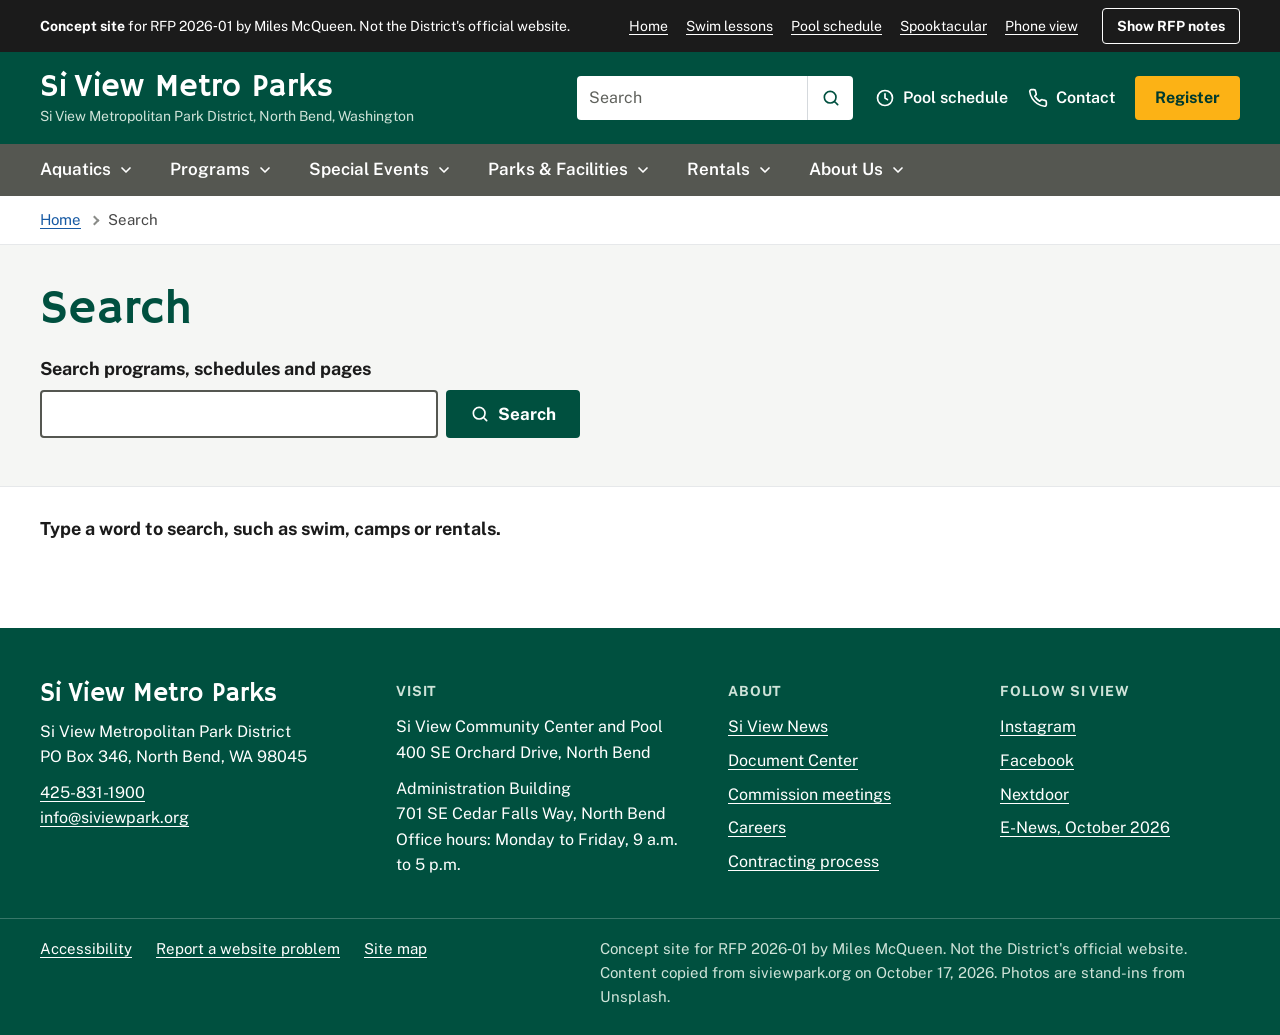
<file: search.html>
<!doctype html>
<html lang="en">
<head>
<meta charset="utf-8">
<meta name="viewport" content="width=device-width, initial-scale=1">
<meta name="robots" content="noindex, nofollow">
<title>Search | Si View Metro Parks (concept)</title>
<meta name="description" content="Concept of the Si View site search, prepared for RFP 2026‑01.">
<meta name="theme-color" content="#00503F">
<link rel="icon" href="data:image/svg+xml,%3Csvg%20xmlns='http://www.w3.org/2000/svg'%20viewBox='0%200%2032%2032'%3E%3Crect%20width='32'%20height='32'%20rx='6'%20fill='%2300503F'/%3E%3Crect%20x='7'%20y='19'%20width='18'%20height='4'%20rx='2'%20fill='%23B2D266'/%3E%3C/svg%3E">
<link rel="preconnect" href="https://fonts.googleapis.com">
<link rel="preconnect" href="https://fonts.gstatic.com" crossorigin>
<link rel="preconnect" href="https://images.unsplash.com">
<link rel="stylesheet" href="https://fonts.googleapis.com/css2?family=Hammersmith+One&amp;family=Public+Sans:ital,wght@0,400;0,600;0,700;1,400&amp;display=swap">
<link rel="stylesheet" href="site.css">
<script>(function(d){d.classList.add('js');try{if(window.self!==window.top){d.classList.add('in-frame');}}catch(e){d.classList.add('in-frame');}})(document.documentElement);</script>
<script src="site.js" defer></script>
</head>
<body>
<a class="skip" href="#main">Skip to main content</a>
<section class="concept" aria-label="About this concept">
<div class="wrap concept-row">
<p class="concept-text"><strong>Concept site</strong> for RFP 2026‑01<span class="cb-long"> by Miles McQueen</span>. Not the District's official website.</p>
<nav class="concept-nav" aria-label="Concept pages"><ul><li><a href="index.html">Home</a></li><li><a href="swim-lessons.html">Swim lessons</a></li><li><a href="pool-schedule.html">Pool schedule</a></li><li><a href="spooktacular.html">Spooktacular</a></li><li><a href="mobile.html">Phone view</a></li></ul></nav>
<button type="button" class="notes-toggle" aria-expanded="false" aria-controls="rfp-notes"><span class="nt-label">Show RFP notes</span></button>
</div>
</section>
<section class="alert" id="alert" aria-label="Alert" data-show-until="2026-11-27">
<div class="wrap alert-row">
<svg class="icon alert-icon" viewBox="0 0 24 24" aria-hidden="true" focusable="false"><path d="M10.3 3.9 1.8 18a2 2 0 0 0 1.7 3h17a2 2 0 0 0 1.7-3L13.7 3.9a2 2 0 0 0-3.4 0z"/><path d="M12 9v4"/><path d="M12 17h.01"/></svg>
<p><strong>Holiday closures:</strong> Si View facilities are closed November 11, 26 and 27. <a href="pool-schedule.html#closures">Details<span class="sr"> about holiday closures</span></a></p>
<button type="button" class="alert-close" data-dismiss-alert><svg class="icon" viewBox="0 0 24 24" aria-hidden="true" focusable="false"><path d="M18 6 6 18"/><path d="m6 6 12 12"/></svg>Dismiss<span class="sr"> alert</span></button>
</div>
</section>
<header class="site-header">
<div class="wrap header-row">
<a class="brand" href="index.html"><span class="brand-name">Si View Metro Parks</span><span class="brand-tag">Si View Metropolitan Park District, North Bend, Washington</span></a>
<button type="button" class="header-btn search-toggle" aria-expanded="false" aria-controls="site-search"><svg class="icon" viewBox="0 0 24 24" aria-hidden="true" focusable="false"><circle cx="11" cy="11" r="7"/><path d="m20 20-3.5-3.5"/></svg>Search</button>
<button type="button" class="header-btn menu-toggle" aria-expanded="false" aria-controls="main-nav"><svg class="icon i-open" viewBox="0 0 24 24" aria-hidden="true" focusable="false"><path d="M4 6h16"/><path d="M4 12h16"/><path d="M4 18h16"/></svg><svg class="icon i-close" viewBox="0 0 24 24" aria-hidden="true" focusable="false"><path d="M18 6 6 18"/><path d="m6 6 12 12"/></svg>Menu</button>
<div class="header-tools">
<form class="site-search" id="site-search" role="search" aria-label="Site search" action="search.html" method="get">
<label class="sr" for="q">Search this site</label>
<input id="q" name="q" type="search" placeholder="Search" autocomplete="off">
<button type="submit"><svg class="icon" viewBox="0 0 24 24" aria-hidden="true" focusable="false"><circle cx="11" cy="11" r="7"/><path d="m20 20-3.5-3.5"/></svg><span class="sr">Search</span></button>
</form>
<ul class="utility">
<li><a href="pool-schedule.html"><svg class="icon" viewBox="0 0 24 24" aria-hidden="true" focusable="false"><circle cx="12" cy="12" r="9"/><path d="M12 7v5l3 2"/></svg>Pool schedule</a></li>
<li class="u-contact"><a href="#contact"><svg class="icon" viewBox="0 0 24 24" aria-hidden="true" focusable="false"><path d="M22 16.9v3a2 2 0 0 1-2.2 2 19.8 19.8 0 0 1-8.6-3.1 19.5 19.5 0 0 1-6-6A19.8 19.8 0 0 1 2.1 4.2 2 2 0 0 1 4.1 2h3a2 2 0 0 1 2 1.7c.1 1 .4 1.9.7 2.8a2 2 0 0 1-.5 2.1L8.1 9.9a16 16 0 0 0 6 6l1.3-1.3a2 2 0 0 1 2.1-.4c.9.3 1.8.6 2.8.7a2 2 0 0 1 1.7 2z"/></svg>Contact</a></li>
<li><a class="btn-register" href="https://apps.dashplatform.com/dash/index.php?Action=ProgramFinder/index&amp;company=siview">Register</a></li>
</ul>
</div>
</div>
<div class="wrap mobile-bar">
<a class="btn-register" href="https://apps.dashplatform.com/dash/index.php?Action=ProgramFinder/index&amp;company=siview">Register</a>
<a href="pool-schedule.html"><svg class="icon" viewBox="0 0 24 24" aria-hidden="true" focusable="false"><circle cx="12" cy="12" r="9"/><path d="M12 7v5l3 2"/></svg>Pool schedule</a>
</div>
</header>
<nav class="main-nav" id="main-nav" aria-label="Main">
<div class="wrap"><ul class="nav-list">
<li class="nav-item"><button type="button" class="nav-btn" aria-expanded="false" aria-controls="menu-aquatics">Aquatics<svg class="icon" viewBox="0 0 24 24" aria-hidden="true" focusable="false"><path d="m6 9 6 6 6-6"/></svg></button><div class="mega" id="menu-aquatics" hidden><div class="wrap mega-inner"><div class="mega-cols"><div><h2 class="mega-h"><a href="#">Aquatics</a></h2><ul><li><a href="#">Aquatics overview</a></li><li><a href="pool-schedule.html">Pool schedule</a></li><li><a href="swim-lessons.html">Swim lessons</a></li><li><a href="#">Aquatic programs</a></li><li><a href="#">Future community pool</a></li></ul></div></div><button type="button" class="mega-close" data-menu-close="menu-aquatics"><svg class="icon" viewBox="0 0 24 24" aria-hidden="true" focusable="false"><path d="M18 6 6 18"/><path d="m6 6 12 12"/></svg>Close<span class="sr"> Aquatics menu</span></button></div></div></li>
<li class="nav-item"><button type="button" class="nav-btn" aria-expanded="false" aria-controls="menu-programs">Programs<svg class="icon" viewBox="0 0 24 24" aria-hidden="true" focusable="false"><path d="m6 9 6 6 6-6"/></svg></button><div class="mega" id="menu-programs" hidden><div class="wrap mega-inner"><div class="mega-cols"><div><h2 class="mega-h"><a href="#">Day camps</a></h2><ul><li><a href="#">K-5 camps</a></li><li><a href="#">Teen camps</a></li><li><a href="#">Preschool camps</a></li><li><a href="#">Special interest camps</a></li><li><a href="#">Sports camps</a></li></ul></div><div><h2 class="mega-h"><a href="#">Youth programs</a></h2><ul><li><a href="#">Toddler programs</a></li><li><a href="#">Preschool classes</a></li><li><a href="#">Dance</a></li><li><a href="#">Special interest classes</a></li><li><a href="#">Teen programs</a></li></ul></div><div><h2 class="mega-h"><a href="#">Youth sports</a></h2><ul><li><a href="#">Baseball</a></li><li><a href="#">Basketball</a></li><li><a href="#">Gymnastics and cheer</a></li><li><a href="#">Martial arts</a></li><li><a href="#">Skyhawks sports</a></li><li><a href="#">Soccer, football and lacrosse</a></li><li><a href="#">Track and cross country</a></li><li><a href="#">Volleyball</a></li></ul></div><div><h2 class="mega-h"><a href="#">Outdoor recreation</a></h2><ul><li><a href="#">Hiking and running</a></li><li><a href="#">Skateboarding</a></li><li><a href="#">Disc golf</a></li><li><a href="#">Mountain biking</a></li><li><a href="#">Outdoor climbing</a></li><li><a href="#">Agricultural programs</a></li></ul></div><div><h2 class="mega-h"><a href="#">Adult programs</a></h2><ul><li><a href="#">Health and wellness</a></li><li><a href="#">Dance for adults</a></li><li><a href="#">Sports leagues</a></li><li><a href="#">Pickleball</a></li><li><a href="#">Martial arts for adults</a></li><li><a href="#">Adult special interest</a></li><li><a href="#">Specialized recreation</a></li></ul></div><div><h2 class="mega-h"><a href="#">School year programs</a></h2><ul><li><a href="#">Before and after care</a></li><li><a href="#">School year camps</a></li><li><a href="#">Enrichment classes</a></li></ul></div></div><button type="button" class="mega-close" data-menu-close="menu-programs"><svg class="icon" viewBox="0 0 24 24" aria-hidden="true" focusable="false"><path d="M18 6 6 18"/><path d="m6 6 12 12"/></svg>Close<span class="sr"> Programs menu</span></button></div></div></li>
<li class="nav-item"><button type="button" class="nav-btn" aria-expanded="false" aria-controls="menu-events">Special Events<svg class="icon" viewBox="0 0 24 24" aria-hidden="true" focusable="false"><path d="m6 9 6 6 6-6"/></svg></button><div class="mega" id="menu-events" hidden><div class="wrap mega-inner"><div class="mega-cols"><div><h2 class="mega-h"><a href="#">Special events</a></h2><ul><li><a href="#">Events overview</a></li><li><a href="#">Family FUN</a></li><li><a href="#">Farmers Market</a></li><li><a href="#">Summer Concerts</a></li><li><a href="spooktacular.html">The Great Si View Spooktacular</a></li><li><a href="#">Holiday Bazaar</a></li></ul></div></div><button type="button" class="mega-close" data-menu-close="menu-events"><svg class="icon" viewBox="0 0 24 24" aria-hidden="true" focusable="false"><path d="M18 6 6 18"/><path d="m6 6 12 12"/></svg>Close<span class="sr"> Special Events menu</span></button></div></div></li>
<li class="nav-item"><button type="button" class="nav-btn" aria-expanded="false" aria-controls="menu-parks">Parks &amp; Facilities<svg class="icon" viewBox="0 0 24 24" aria-hidden="true" focusable="false"><path d="m6 9 6 6 6-6"/></svg></button><div class="mega" id="menu-parks" hidden><div class="wrap mega-inner"><div class="mega-cols"><div><h2 class="mega-h"><a href="#">Parks</a></h2><ul><li><a href="#">All parks</a></li><li><a href="#">Conduct in our parks</a></li><li><a href="#">Si View Park</a></li><li><a href="#">Tollgate Farm Park</a></li><li><a href="#">Torguson Park</a></li><li><a href="#">South Fork Landing</a></li><li><a href="#">Tennant Trailhead Park</a></li><li><a href="#">Meadowbrook Farm Park</a></li><li><a href="#">Riders Park</a></li></ul></div><div><h2 class="mega-h"><a href="#">Facility schedules</a></h2><ul><li><a href="#">Open gym fees and schedule</a></li><li><a href="pool-schedule.html">Pool schedule</a></li><li><a href="#">Athletic fields</a></li><li><a href="#">Inclement weather closures</a></li><li><a href="#">Holiday closures</a></li></ul></div></div><button type="button" class="mega-close" data-menu-close="menu-parks"><svg class="icon" viewBox="0 0 24 24" aria-hidden="true" focusable="false"><path d="M18 6 6 18"/><path d="m6 6 12 12"/></svg>Close<span class="sr"> Parks &amp; Facilities menu</span></button></div></div></li>
<li class="nav-item"><button type="button" class="nav-btn" aria-expanded="false" aria-controls="menu-rentals">Rentals<svg class="icon" viewBox="0 0 24 24" aria-hidden="true" focusable="false"><path d="m6 9 6 6 6-6"/></svg></button><div class="mega" id="menu-rentals" hidden><div class="wrap mega-inner"><div class="mega-cols"><div><h2 class="mega-h"><a href="#">Facility rentals</a></h2><ul><li><a href="#">Si View Community Center</a></li><li><a href="#">Si View Pool rentals</a></li><li><a href="#">Meadowbrook Farm Park rentals</a></li><li><a href="#">Tollgate Farmhouse</a></li></ul></div><div><h2 class="mega-h"><a href="#">Park and shelter rentals</a></h2><ul><li><a href="#">Si View Park shelter</a></li><li><a href="#">Tollgate Farm Park shelter</a></li><li><a href="#">Torguson Park shelter</a></li><li><a href="#">South Fork Landing shelter</a></li></ul></div><div><h2 class="mega-h"><a href="#">Athletic field rentals</a></h2><ul><li><a href="#">Si View, Torguson and Tollgate fields</a></li></ul></div></div><button type="button" class="mega-close" data-menu-close="menu-rentals"><svg class="icon" viewBox="0 0 24 24" aria-hidden="true" focusable="false"><path d="M18 6 6 18"/><path d="m6 6 12 12"/></svg>Close<span class="sr"> Rentals menu</span></button></div></div></li>
<li class="nav-item"><button type="button" class="nav-btn" aria-expanded="false" aria-controls="menu-about">About Us<svg class="icon" viewBox="0 0 24 24" aria-hidden="true" focusable="false"><path d="m6 9 6 6 6-6"/></svg></button><div class="mega" id="menu-about" hidden><div class="wrap mega-inner"><div class="mega-cols"><div><h2 class="mega-h"><a href="#">General information</a></h2><ul><li><a href="#">About Si View</a></li><li><a href="#">Si View News</a></li><li><a href="#">Contact us</a></li><li><a href="#">Careers</a></li><li><a href="#">Contracts and commercial use</a></li><li><a href="#">Document Center</a></li><li><a href="#">Resources</a></li></ul></div><div><h2 class="mega-h"><a href="#">Registration</a></h2><ul><li><a href="#">How to register</a></li><li><a href="#">Registration policies</a></li><li><a href="#">Residency status</a></li><li><a href="#">Scholarships</a></li><li><a href="#">Gift cards</a></li></ul></div><div><h2 class="mega-h"><a href="#">Commission</a></h2><ul><li><a href="#">Park Commission</a></li><li><a href="#">Meeting agendas</a></li><li><a href="#">Meeting minutes</a></li></ul></div><div><h2 class="mega-h"><a href="#">Agency plans</a></h2><ul><li><a href="#">Budget</a></li><li><a href="#">Comprehensive plans</a></li><li><a href="#">Capital bond projects</a></li><li><a href="#">Current projects</a></li><li><a href="#">Capital projects history</a></li><li><a href="#">Contracting process</a></li></ul></div><div><h2 class="mega-h"><a href="#">Support us</a></h2><ul><li><a href="#">Community Foundation</a></li><li><a href="#">Volunteer</a></li><li><a href="#">Sponsorships</a></li></ul></div></div><button type="button" class="mega-close" data-menu-close="menu-about"><svg class="icon" viewBox="0 0 24 24" aria-hidden="true" focusable="false"><path d="M18 6 6 18"/><path d="m6 6 12 12"/></svg>Close<span class="sr"> About Us menu</span></button></div></div></li>
</ul></div></nav>
<nav class="crumbs" aria-label="Breadcrumb"><ol class="wrap"><li><a href="index.html">Home</a></li><li><span aria-current="page">Search</span></li></ol></nav>
<main id="main" tabindex="-1">
<div class="page-head">
<div class="wrap page-head-grid no-photo">
<div>
<h1>Search</h1>
<form class="search-page-form" role="search" aria-label="Search again" action="search.html" method="get" data-note="1">
<label class="field-label" for="search-page-q">Search programs, schedules and pages</label>
<div class="input-row">
<input class="input" id="search-page-q" name="q" type="search" autocomplete="off">
<button class="btn" type="submit"><svg class="icon" viewBox="0 0 24 24" aria-hidden="true" focusable="false"><circle cx="11" cy="11" r="7"/><path d="m20 20-3.5-3.5"/></svg>Search</button>
</div>
</form>
</div>
</div>
</div>
<div class="wrap" style="padding-bottom:72px">
<div id="search-results"><noscript><p>Search needs JavaScript in this concept.</p></noscript></div>
</div>
<script type="application/json" id="search-index">[{"t":"Aquatics overview","s":"Aquatics","u":"","k":"pool aquatics","d":""},{"t":"Pool schedule","s":"Aquatics","u":"pool-schedule.html","k":"pool hours lap public open swim family water aerobics fitness shower fees passes schedule","d":"Lap swim, public swim and water fitness times, fees and passes."},{"t":"Swim lessons","s":"Aquatics","u":"swim-lessons.html","k":"swim swimming lessons learn red cross kids children parent tot preschool youth adult private","d":"Group and private lessons from 6 months through adult. Session H registration opens November 23."},{"t":"Aquatic programs","s":"Aquatics","u":"","k":"water aerobics fitness lifeguard","d":""},{"t":"Future community pool","s":"Aquatics","u":"","k":"new pool bond","d":""},{"t":"Day camps","s":"Programs","u":"","k":""},{"t":"K-5 camps","s":"Programs › Day camps","u":"","k":"summer camp kids","d":""},{"t":"Teen camps","s":"Programs › Day camps","u":"","k":"summer camp","d":""},{"t":"Preschool camps","s":"Programs › Day camps","u":"","k":"summer camp","d":""},{"t":"Special interest camps","s":"Programs › Day camps","u":"","k":"summer camp","d":""},{"t":"Sports camps","s":"Programs › Day camps","u":"","k":"summer camp","d":""},{"t":"Youth programs","s":"Programs","u":"","k":""},{"t":"Toddler programs","s":"Programs › Youth programs","u":"","k":"indoor playground tots","d":""},{"t":"Preschool classes","s":"Programs › Youth programs","u":"","k":"","d":""},{"t":"Dance","s":"Programs › Youth programs","u":"","k":"","d":""},{"t":"Special interest classes","s":"Programs › Youth programs","u":"","k":"","d":""},{"t":"Teen programs","s":"Programs › Youth programs","u":"","k":"","d":""},{"t":"Youth sports","s":"Programs","u":"","k":""},{"t":"Baseball","s":"Programs › Youth sports","u":"","k":"","d":""},{"t":"Basketball","s":"Programs › Youth sports","u":"","k":"hoops winter league","d":""},{"t":"Gymnastics and cheer","s":"Programs › Youth sports","u":"","k":"","d":""},{"t":"Martial arts","s":"Programs › Youth sports","u":"","k":"","d":""},{"t":"Skyhawks sports","s":"Programs › Youth sports","u":"","k":"","d":""},{"t":"Soccer, football and lacrosse","s":"Programs › Youth sports","u":"","k":"","d":""},{"t":"Track and cross country","s":"Programs › Youth sports","u":"","k":"","d":""},{"t":"Volleyball","s":"Programs › Youth sports","u":"","k":"","d":""},{"t":"Outdoor recreation","s":"Programs","u":"","k":""},{"t":"Hiking and running","s":"Programs › Outdoor recreation","u":"","k":"","d":""},{"t":"Skateboarding","s":"Programs › Outdoor recreation","u":"","k":"","d":""},{"t":"Disc golf","s":"Programs › Outdoor recreation","u":"","k":"","d":""},{"t":"Mountain biking","s":"Programs › Outdoor recreation","u":"","k":"","d":""},{"t":"Outdoor climbing","s":"Programs › Outdoor recreation","u":"","k":"","d":""},{"t":"Agricultural programs","s":"Programs › Outdoor recreation","u":"","k":"farm","d":""},{"t":"Adult programs","s":"Programs","u":"","k":""},{"t":"Health and wellness","s":"Programs › Adult programs","u":"","k":"fitness yoga","d":""},{"t":"Dance for adults","s":"Programs › Adult programs","u":"","k":"","d":""},{"t":"Sports leagues","s":"Programs › Adult programs","u":"","k":"","d":""},{"t":"Pickleball","s":"Programs › Adult programs","u":"","k":"","d":""},{"t":"Martial arts for adults","s":"Programs › Adult programs","u":"","k":"","d":""},{"t":"Adult special interest","s":"Programs › Adult programs","u":"","k":"","d":""},{"t":"Specialized recreation","s":"Programs › Adult programs","u":"","k":"","d":""},{"t":"School year programs","s":"Programs","u":"","k":""},{"t":"Before and after care","s":"Programs › School year programs","u":"","k":"childcare after school","d":""},{"t":"School year camps","s":"Programs › School year programs","u":"","k":"break camp","d":""},{"t":"Enrichment classes","s":"Programs › School year programs","u":"","k":"","d":""},{"t":"Special events","s":"Special Events","u":"","k":""},{"t":"Events overview","s":"Special Events › Special events","u":"","k":"calendar","d":""},{"t":"Family FUN","s":"Special Events › Special events","u":"","k":"family events","d":""},{"t":"Farmers Market","s":"Special Events › Special events","u":"","k":"","d":""},{"t":"Summer Concerts","s":"Special Events › Special events","u":"","k":"music","d":""},{"t":"The Great Si View Spooktacular","s":"Special Events › Special events","u":"spooktacular.html","k":"halloween spooktacular haunted house pumpkin costume harvest festival kids family events","d":"Halloween fun on Saturday, October 24, at Si View Community Center."},{"t":"Holiday Bazaar","s":"Special Events › Special events","u":"","k":"crafts vendors december","d":""},{"t":"Parks","s":"Parks & Facilities","u":"","k":""},{"t":"All parks","s":"Parks & Facilities › Parks","u":"","k":"map","d":""},{"t":"Conduct in our parks","s":"Parks & Facilities › Parks","u":"","k":"rules","d":""},{"t":"Si View Park","s":"Parks & Facilities › Parks","u":"","k":"","d":""},{"t":"Tollgate Farm Park","s":"Parks & Facilities › Parks","u":"","k":"","d":""},{"t":"Torguson Park","s":"Parks & Facilities › Parks","u":"","k":"","d":""},{"t":"South Fork Landing","s":"Parks & Facilities › Parks","u":"","k":"river","d":""},{"t":"Tennant Trailhead Park","s":"Parks & Facilities › Parks","u":"","k":"trail","d":""},{"t":"Meadowbrook Farm Park","s":"Parks & Facilities › Parks","u":"","k":"","d":""},{"t":"Riders Park","s":"Parks & Facilities › Parks","u":"","k":"","d":""},{"t":"Facility schedules","s":"Parks & Facilities","u":"","k":""},{"t":"Open gym fees and schedule","s":"Parks & Facilities › Facility schedules","u":"","k":"drop-in gym basketball pickleball","d":""},{"t":"Athletic fields","s":"Parks & Facilities › Facility schedules","u":"","k":"","d":""},{"t":"Inclement weather closures","s":"Parks & Facilities › Facility schedules","u":"","k":"snow weather closed","d":""},{"t":"Holiday closures","s":"Parks & Facilities › Facility schedules","u":"","k":"closed thanksgiving holiday","d":""},{"t":"Facility rentals","s":"Rentals","u":"","k":""},{"t":"Si View Community Center","s":"Rentals › Facility rentals","u":"","k":"room party rent","d":""},{"t":"Si View Pool rentals","s":"Rentals › Facility rentals","u":"","k":"party pool rent","d":""},{"t":"Meadowbrook Farm Park rentals","s":"Rentals › Facility rentals","u":"","k":"rent","d":""},{"t":"Tollgate Farmhouse","s":"Rentals › Facility rentals","u":"","k":"rent wedding","d":""},{"t":"Park and shelter rentals","s":"Rentals","u":"","k":""},{"t":"Si View Park shelter","s":"Rentals › Park and shelter rentals","u":"","k":"picnic rent","d":""},{"t":"Tollgate Farm Park shelter","s":"Rentals › Park and shelter rentals","u":"","k":"picnic rent","d":""},{"t":"Torguson Park shelter","s":"Rentals › Park and shelter rentals","u":"","k":"picnic rent","d":""},{"t":"South Fork Landing shelter","s":"Rentals › Park and shelter rentals","u":"","k":"picnic rent","d":""},{"t":"Athletic field rentals","s":"Rentals","u":"","k":""},{"t":"Si View, Torguson and Tollgate fields","s":"Rentals › Athletic field rentals","u":"","k":"field rent","d":""},{"t":"General information","s":"About Us","u":"","k":""},{"t":"About Si View","s":"About Us › General information","u":"","k":"","d":""},{"t":"Si View News","s":"About Us › General information","u":"","k":"enews newsletter","d":""},{"t":"Contact us","s":"About Us › General information","u":"","k":"phone email staff","d":""},{"t":"Careers","s":"About Us › General information","u":"","k":"jobs employment lifeguard","d":""},{"t":"Contracts and commercial use","s":"About Us › General information","u":"","k":"","d":""},{"t":"Document Center","s":"About Us › General information","u":"","k":"pdf documents","d":""},{"t":"Resources","s":"About Us › General information","u":"","k":"","d":""},{"t":"Registration","s":"About Us","u":"","k":""},{"t":"How to register","s":"About Us › Registration","u":"","k":"dash account sign up","d":""},{"t":"Registration policies","s":"About Us › Registration","u":"","k":"refund withdraw","d":""},{"t":"Residency status","s":"About Us › Registration","u":"","k":"resident boundary","d":""},{"t":"Scholarships","s":"About Us › Registration","u":"","k":"financial help","d":""},{"t":"Gift cards","s":"About Us › Registration","u":"","k":"","d":""},{"t":"Commission","s":"About Us","u":"","k":""},{"t":"Park Commission","s":"About Us › Commission","u":"","k":"board","d":""},{"t":"Meeting agendas","s":"About Us › Commission","u":"","k":"","d":""},{"t":"Meeting minutes","s":"About Us › Commission","u":"","k":"","d":""},{"t":"Agency plans","s":"About Us","u":"","k":""},{"t":"Budget","s":"About Us › Agency plans","u":"","k":"","d":""},{"t":"Comprehensive plans","s":"About Us › Agency plans","u":"","k":"","d":""},{"t":"Capital bond projects","s":"About Us › Agency plans","u":"","k":"","d":""},{"t":"Current projects","s":"About Us › Agency plans","u":"","k":"","d":""},{"t":"Capital projects history","s":"About Us › Agency plans","u":"","k":"","d":""},{"t":"Contracting process","s":"About Us › Agency plans","u":"","k":"rfp bids","d":""},{"t":"Support us","s":"About Us","u":"","k":""},{"t":"Community Foundation","s":"About Us › Support us","u":"","k":"","d":""},{"t":"Volunteer","s":"About Us › Support us","u":"","k":"coach","d":""},{"t":"Sponsorships","s":"About Us › Support us","u":"","k":"","d":""},{"t":"Home","s":"Si View Metro Parks","u":"index.html","k":"home start","d":""}]</script>
</main>
<footer class="site-footer">
<div class="wrap footer-grid">
<div id="contact">
<p class="footer-brand">Si View Metro Parks</p>
<p>Si View Metropolitan Park District<br>PO Box 346, North Bend, WA 98045</p>
<p><a href="tel:+14258311900">425-831-1900</a><br><a href="mailto:info@siviewpark.org">info@siviewpark.org</a></p>
</div>
<div>
<h2>Visit</h2>
<p>Si View Community Center and Pool<br>400 SE Orchard Drive, North Bend</p>
<p>Administration Building<br>701 SE Cedar Falls Way, North Bend<br>Office hours: Monday to Friday, 9 a.m. to 5 p.m.</p>
</div>
<div>
<h2>About</h2>
<ul><li><a href="#">Si View News</a></li><li><a href="#">Document Center</a></li><li><a href="#">Commission meetings</a></li><li><a href="#">Careers</a></li><li><a href="#">Contracting process</a></li></ul>
</div>
<div>
<h2>Follow Si View</h2>
<ul><li><a href="https://www.instagram.com/siviewmetroparks/">Instagram</a></li><li><a href="https://www.facebook.com/siviewmetroparks">Facebook</a></li><li><a href="https://nextdoor.com/agency/si-view-metro-parks-1/">Nextdoor</a></li><li><a href="https://conta.cc/4Azi8Gu">E-News, October 2026</a></li></ul>
</div>
</div>
<div class="footer-bottom">
<div class="wrap">
<ul class="footer-legal"><li><a href="#">Accessibility</a></li><li><a href="#">Report a website problem</a></li><li><a href="#">Site map</a></li></ul>
<p class="footer-concept">Concept site for RFP 2026‑01 by Miles McQueen. Not the District's official website. Content copied from siviewpark.org on October 17, 2026. Photos are stand-ins from Unsplash.</p>
</div>
</div>
</footer>
<aside class="notes" id="rfp-notes" aria-labelledby="notes-title" hidden>
<div class="notes-head">
<h2 id="notes-title" tabindex="-1">How this page answers the RFP</h2>
<button type="button" class="notes-close"><svg class="icon" viewBox="0 0 24 24" aria-hidden="true" focusable="false"><path d="M18 6 6 18"/><path d="m6 6 12 12"/></svg>Close<span class="sr"> RFP notes</span></button>
</div>
<div class="notes-body">
<p class="notes-intro">Numbers match the markers on the page. Q numbers refer to the District's answers to proposers' questions.</p>
<ol class="notes-list">
<li class="note"><h3><span class="note-num">1</span><span>Search on every page</span></h3><p>The header search works on every page. In WordPress, programs and schedules are set to rank above news and PDFs. In this concept, it searches the menu&#x27;s pages.</p><button type="button" class="note-show" data-show="1">Show on page<span class="sr">: Search on every page</span></button></li>
</ol>
<p class="notes-foot">Content on these pages was copied from siviewpark.org on October 17, 2026. Photos are stand-ins from Unsplash.</p>
</div>
</aside>
<div class="toast" id="toast" role="status" aria-live="polite" aria-atomic="true"></div>

</body>
</html>
</file>
<file: site.css>
/* Si View Metro Parks concept site, prepared for RFP 2026-01. */

:root {
  --green: #00503F;
  --green-dark: #003A2E;
  --green-tint: #EDF4F0;
  --gray: #555751;
  --gray-dark: #3E403B;
  --blue: #175AA4;
  --blue-dark: #0F4580;
  --blue-tint: #EEF3F9;
  --blue-light: #D2E0F1;
  --lime: #B2D266;
  --lime-tint: #F3F8E8;
  --yellow: #FCB215;
  --yellow-dark: #EAA200;
  --yellow-tint: #FFF6DD;
  --red: #B3261E;
  --ink: #1B1B1B;
  --ink-2: #474747;
  --line: #D5D9DD;
  --line-soft: #E6E8EA;
  --paper: #F5F6F4;
  --white: #FFFFFF;
  --radius: 4px;
  --wrap: 1200px;
  --gutter: clamp(16px, 3.2vw, 32px);
  --sans: "Public Sans", -apple-system, BlinkMacSystemFont, "Segoe UI", Roboto, Arial, sans-serif;
  --display: "Hammersmith One", "Public Sans", Arial, sans-serif;
  --notes-w: 400px;
}

*, *::before, *::after { box-sizing: border-box; }
html { -webkit-text-size-adjust: 100%; text-size-adjust: 100%; scroll-padding-top: 24px; }
body { margin: 0; background: var(--white); color: var(--ink); font-family: var(--sans); font-size: 1.125rem; line-height: 1.6; }
img { display: block; max-width: 100%; height: auto; }
svg { display: block; }
h1, h2, h3, h4 { margin: 0; text-wrap: balance; }
p, ul, ol, dl, dd, figure { margin: 0; }
a { color: var(--blue); text-decoration-thickness: 1px; text-underline-offset: 0.18em; }
a:hover { color: var(--blue-dark); text-decoration-thickness: 2px; }
:focus-visible { outline: 3px solid var(--ink); outline-offset: 2px; }
[hidden] { display: none !important; }
strong, b { font-weight: 700; }
.sr { position: absolute !important; width: 1px !important; height: 1px !important; padding: 0 !important; margin: -1px !important; overflow: hidden !important; clip: rect(0 0 0 0) !important; clip-path: inset(50%) !important; white-space: nowrap !important; border: 0 !important; }
.wrap { width: 100%; max-width: calc(var(--wrap) + 2 * var(--gutter)); margin-inline: auto; padding-inline: var(--gutter); }
.icon { width: 1.25em; height: 1.25em; flex: none; fill: none; stroke: currentColor; stroke-width: 2; stroke-linecap: round; stroke-linejoin: round; }
.nowrap { white-space: nowrap; }

@media (prefers-reduced-motion: no-preference) {
  html { scroll-behavior: smooth; }
}

/* Skip link */
.skip { position: absolute; left: 12px; top: -200px; z-index: 1000; padding: 12px 18px; background: var(--white); color: var(--green); font-weight: 700; border: 3px solid var(--ink); border-radius: var(--radius); }
.skip:focus { top: 12px; }

/* Concept notice */
.concept { background: var(--ink); color: #fff; font-size: 0.875rem; line-height: 1.45; }
.concept-row { display: grid; grid-template-columns: minmax(0, 1fr) auto auto; align-items: center; gap: 6px 24px; padding-block: 8px; }
/* The notes panel takes 400px, so these width rules also apply when it is open on screens up to 400px wider. */
@media (max-width: 1180px) {
  .cb-long { display: none; }
  .concept-row { grid-template-columns: minmax(0, 1fr) auto; }
  .concept-nav { grid-column: 1 / -1; grid-row: 2; }
  .notes-toggle { grid-column: 2; grid-row: 1; }
}
@media (max-width: 1580px) {
  html.notes-on .cb-long { display: none; }
  html.notes-on .concept-row { grid-template-columns: minmax(0, 1fr) auto; }
  html.notes-on .concept-nav { grid-column: 1 / -1; grid-row: 2; }
  html.notes-on .notes-toggle { grid-column: 2; grid-row: 1; }
}
.concept-nav ul { display: flex; flex-wrap: wrap; gap: 4px 18px; list-style: none; padding: 0; }
.concept a { color: #fff; }
.concept a:hover { color: #fff; }
.concept a[aria-current="page"] { font-weight: 700; text-decoration: none; }
.notes-toggle { display: inline-flex; align-items: center; gap: 8px; min-height: 36px; padding: 0 14px; border: 1px solid #fff; border-radius: var(--radius); background: transparent; color: #fff; font: inherit; font-weight: 700; cursor: pointer; }
.notes-toggle:hover { background: #333; }
.notes-toggle[aria-expanded="true"] { background: var(--yellow); border-color: var(--yellow); color: var(--ink); }
.concept :focus-visible { outline-color: var(--yellow); }
html.in-frame .concept { display: none; }

/* Alert */
.alert { background: var(--yellow-tint); border-bottom: 1px solid #EBCB78; }
.alert-row { display: flex; align-items: flex-start; gap: 12px; padding-block: 12px; }
.alert-icon { width: 24px; height: 24px; margin-top: 1px; color: #7A4F00; }
.alert p { flex: 1; font-size: 1rem; }
.alert-close { display: inline-flex; align-items: center; gap: 6px; min-height: 36px; margin-block: -4px; padding: 0 10px; border: 0; border-radius: var(--radius); background: transparent; color: var(--ink); font: inherit; font-size: 0.9375rem; font-weight: 600; cursor: pointer; }
.alert-close:hover { background: rgba(0, 0, 0, 0.07); }
.alert-close .icon { width: 18px; height: 18px; }

/* Header */
.site-header { background: var(--green); color: #fff; }
@media (max-width: 1120px) {
  .utility .u-contact { display: none; }
}
@media (max-width: 1520px) {
  html.notes-on .utility .u-contact { display: none; }
}
.site-header :focus-visible { outline-color: var(--yellow); }
.header-row { display: flex; align-items: center; gap: 16px 28px; min-height: 92px; padding-block: 14px; }
.brand { display: flex; flex-direction: column; gap: 3px; margin-right: auto; color: #fff; text-decoration: none; }
.brand:hover { color: #fff; }
.brand-name { font-family: var(--display); font-size: 2rem; line-height: 1.05; }
.brand-tag { font-size: 0.875rem; line-height: 1.3; color: #CFE3D9; }
.header-tools { display: flex; align-items: center; gap: 12px 22px; }
.site-search { display: flex; }
.site-search input { width: 230px; min-height: 44px; padding: 0 12px; border: 0; border-radius: var(--radius) 0 0 var(--radius); background: #fff; color: var(--ink); font: inherit; font-size: 1rem; }
.site-search input::placeholder { color: #5F615C; }
.site-search button { display: inline-flex; align-items: center; justify-content: center; width: 46px; min-height: 44px; border: 0; border-left: 1px solid var(--line); border-radius: 0 var(--radius) var(--radius) 0; background: #fff; color: var(--green); cursor: pointer; }
.site-search button:hover { background: var(--green-tint); }
.site-search .icon { width: 20px; height: 20px; }
.site-search input:focus-visible, .site-search button:focus-visible { outline-offset: 0; }
.utility { display: flex; align-items: center; gap: 4px 20px; list-style: none; padding: 0; }
.utility a { display: inline-flex; align-items: center; gap: 8px; min-height: 44px; color: #fff; font-size: 1rem; font-weight: 600; text-decoration: none; white-space: nowrap; }
.utility a:hover { color: #fff; text-decoration: underline; }
.utility .icon { width: 20px; height: 20px; }
.utility a.btn-register, .mobile-bar a.btn-register { padding: 0 20px; border-radius: var(--radius); background: var(--yellow); color: var(--green-dark); font-weight: 700; }
.utility a.btn-register:hover, .mobile-bar a.btn-register:hover { background: var(--yellow-dark); color: var(--green-dark); text-decoration: none; }
.header-btn { display: none; flex-direction: column; align-items: center; justify-content: center; gap: 2px; min-width: 58px; min-height: 52px; padding: 4px 8px; border: 0; border-radius: var(--radius); background: transparent; color: #fff; font: inherit; font-size: 0.8125rem; font-weight: 600; line-height: 1.1; cursor: pointer; }
.header-btn .icon { width: 24px; height: 24px; }
.header-btn[aria-expanded="true"] { background: var(--green-dark); }
.header-btn .i-close { display: none; }
.header-btn[aria-expanded="true"] .i-open { display: none; }
.header-btn[aria-expanded="true"] .i-close { display: block; }
.mobile-bar { display: none; }

/* Main navigation */
.main-nav { position: relative; z-index: 50; background: var(--gray); }
.nav-list { display: flex; flex-wrap: wrap; list-style: none; padding: 0; }
.nav-btn { display: inline-flex; align-items: center; gap: 7px; min-height: 52px; padding: 0 18px; border: 0; background: transparent; color: #fff; font: inherit; font-size: 1.0625rem; font-weight: 600; cursor: pointer; }
.nav-item:first-child .nav-btn { margin-left: -18px; }
.nav-btn .icon { width: 16px; height: 16px; stroke-width: 2.5; transition: transform 0.15s ease; }
.nav-btn:hover { background: var(--gray-dark); }
.nav-btn:focus-visible { outline-color: var(--yellow); outline-offset: -3px; }
.nav-btn[aria-expanded="true"] { background: #fff; color: var(--green); }
.nav-btn[aria-expanded="true"]:focus-visible { outline-color: var(--ink); }
.nav-btn[aria-expanded="true"] .icon { transform: rotate(180deg); }
.mega { position: absolute; left: 0; right: 0; top: 100%; background: #fff; border-top: 4px solid var(--lime); border-bottom: 1px solid var(--line); box-shadow: 0 14px 28px rgba(0, 0, 0, 0.14); }
.mega-inner { display: flex; align-items: flex-start; gap: 32px; padding-block: 28px 36px; }
.mega-cols { flex: 1; display: grid; grid-template-columns: repeat(3, minmax(0, 1fr)); gap: 26px 40px; }
.mega-h { margin-bottom: 6px; padding-bottom: 8px; border-bottom: 1px solid var(--line); font-size: 0.875rem; font-weight: 700; letter-spacing: 0.06em; text-transform: uppercase; color: var(--gray-dark); }
.mega-h a { color: inherit; text-decoration: none; }
.mega-h a:hover { color: var(--blue); text-decoration: underline; }
.mega ul { list-style: none; padding: 0; }
.mega li a { display: block; padding: 5px 0; font-size: 1rem; line-height: 1.4; text-decoration: none; }
.mega li a:hover { text-decoration: underline; }
.mega li a[aria-current="page"] { color: var(--green); font-weight: 700; }
.mega-close { display: inline-flex; align-items: center; gap: 6px; min-height: 40px; padding: 0 12px; border: 1px solid var(--line); border-radius: var(--radius); background: #fff; color: var(--ink); font: inherit; font-size: 0.9375rem; font-weight: 600; cursor: pointer; }
.mega-close:hover { background: var(--paper); }
.mega-close .icon { width: 18px; height: 18px; }

/* Breadcrumbs */
.crumbs { border-bottom: 1px solid var(--line-soft); }
.crumbs ol { display: flex; flex-wrap: wrap; align-items: center; gap: 4px 10px; list-style: none; padding-block: 12px; font-size: 0.9375rem; }
.crumbs li { display: inline-flex; align-items: center; gap: 10px; }
.crumbs li + li::before { content: ""; width: 7px; height: 7px; border-top: 2px solid #8A8C88; border-right: 2px solid #8A8C88; transform: rotate(45deg); }
.crumbs [aria-current="page"] { color: var(--ink-2); }

/* Buttons and forms */
.btn { display: inline-flex; align-items: center; justify-content: center; gap: 8px; min-height: 48px; padding: 0 22px; border: 2px solid transparent; border-radius: var(--radius); background: var(--green); color: #fff; font: inherit; font-size: 1.0625rem; font-weight: 700; line-height: 1.2; text-align: center; text-decoration: none; cursor: pointer; }
.btn:hover { background: var(--green-dark); color: #fff; }
.btn .icon { width: 20px; height: 20px; }
.btn-yellow { background: var(--yellow); color: var(--green-dark); }
.btn-yellow:hover { background: var(--yellow-dark); color: var(--green-dark); }
.btn-outline { background: #fff; border-color: var(--green); color: var(--green); }
.btn-outline:hover { background: var(--green-tint); color: var(--green-dark); }
.field-label { display: block; margin-bottom: 6px; font-weight: 700; }
.field-hint { display: block; margin: -2px 0 8px; font-size: 1rem; color: var(--ink-2); }
.input-row { display: flex; gap: 8px; max-width: 540px; }
.input { flex: 1; min-width: 0; min-height: 48px; padding: 0 14px; border: 2px solid var(--gray); border-radius: var(--radius); background: #fff; color: var(--ink); font: inherit; font-size: 1.0625rem; }
.input[aria-invalid="true"] { border-color: var(--red); }
.field-error { display: flex; align-items: center; gap: 8px; margin-top: 8px; color: var(--red); font-size: 1rem; font-weight: 600; }
.field-error .icon { width: 18px; height: 18px; }
.form-status { margin-top: 10px; font-size: 1rem; }
.form-status:empty { display: none; }
.form-status.ok { padding: 10px 14px; border-left: 4px solid var(--green); background: #fff; }

/* Section frame */
.section { padding-block: 64px; }
.section-alt { background: var(--paper); }
.section-head { display: flex; flex-wrap: wrap; align-items: baseline; justify-content: space-between; gap: 8px 24px; margin-bottom: 24px; }
.h2 { font-family: var(--display); font-weight: 400; font-size: clamp(1.75rem, 2.5vw, 2.125rem); line-height: 1.15; color: var(--green); }
.more-link { display: inline-flex; align-items: center; gap: 6px; font-size: 1rem; font-weight: 700; }
.more-link .icon { width: 18px; height: 18px; }

/* Home: hero */
.hero { position: relative; background: #2F3A34; }
.hero-media { position: absolute; inset: 0; overflow: hidden; }
.hero-media img { width: 100%; height: 100%; object-fit: cover; object-position: 50% 62%; }
.hero-inner { position: relative; display: flex; align-items: center; min-height: clamp(440px, 40vw, 560px); padding-block: 48px; }
.hero-panel { width: min(100%, 560px); padding: 30px 34px 28px; border-top: 6px solid var(--lime); border-radius: var(--radius); background: #fff; }
.hero h1 { font-family: var(--display); font-weight: 400; font-size: clamp(2rem, 3.3vw, 2.75rem); line-height: 1.1; color: var(--green); }
.hero-lead { margin-top: 12px; color: var(--ink-2); }
.today { margin-top: 22px; padding-top: 18px; border-top: 1px solid var(--line); }
.today-h { font-size: 0.875rem; font-weight: 700; letter-spacing: 0.06em; text-transform: uppercase; color: var(--gray-dark); }
.today-date { margin-top: 2px; font-size: 0.9375rem; color: var(--ink-2); }
.today-date:empty { display: none; }
.today-body { margin-top: 10px; font-size: 1rem; }
.today-list { display: grid; gap: 6px; }
.today-list > div { display: grid; grid-template-columns: 7.25em minmax(0, 1fr); gap: 12px; }
.today-list dt { font-weight: 700; }
.today-link { display: inline-flex; align-items: center; gap: 6px; margin-top: 12px; font-size: 1rem; font-weight: 700; }
.today-link .icon { width: 18px; height: 18px; }

/* Home: quick links */
.quick { padding-block: 40px 44px; border-bottom: 1px solid var(--line-soft); }
.quick-list { display: grid; grid-template-columns: repeat(6, minmax(0, 1fr)); gap: 16px; list-style: none; padding: 0; }
.quick-list a { display: flex; flex-direction: column; align-items: center; gap: 12px; padding: 6px 4px 8px; border-radius: var(--radius); color: var(--ink); font-size: 1.0625rem; font-weight: 600; line-height: 1.3; text-align: center; text-decoration: none; }
.quick-icon { display: grid; place-items: center; width: 76px; height: 76px; border-radius: 50%; background: var(--blue); color: #fff; transition: background-color 0.15s ease; }
.quick-icon .icon { width: 34px; height: 34px; stroke-width: 1.75; }
.quick-list a:hover { color: var(--ink); }
.quick-list a:hover .quick-icon { background: var(--green); }
.quick-list a:hover .quick-label { text-decoration: underline; text-decoration-thickness: 2px; text-underline-offset: 0.18em; }

/* Home: featured cards */
.cards { display: grid; grid-template-columns: repeat(4, minmax(0, 1fr)); gap: 24px; list-style: none; padding: 0; }
.card { position: relative; display: flex; flex-direction: column; border: 1px solid var(--line); border-radius: var(--radius); background: #fff; }
.card-img { width: 100%; aspect-ratio: 3 / 2; object-fit: cover; border-radius: var(--radius) var(--radius) 0 0; background: var(--blue-light); }
.card-body { display: flex; flex-direction: column; gap: 8px; padding: 18px 20px 22px; }
.card-meta { font-size: 0.9375rem; font-weight: 700; line-height: 1.35; color: var(--green); }
.card-title { font-size: 1.25rem; line-height: 1.3; }
.card-title a { color: var(--ink); text-decoration: none; }
.card-title a::after { content: ""; position: absolute; inset: 0; }
.card-title a:focus-visible { outline: none; }
.card p.card-text { font-size: 1rem; color: var(--ink-2); }
.card:hover { border-color: var(--blue); }
.card:hover .card-title a { color: var(--blue); text-decoration: underline; text-decoration-thickness: 2px; }
.card:focus-within { outline: 3px solid var(--ink); outline-offset: 2px; }

.empty-note { padding: 16px 0; color: var(--ink-2); }

/* Home: events and visit */
.events-grid { display: grid; grid-template-columns: minmax(0, 1.9fr) minmax(0, 1fr); gap: 48px; align-items: start; }
.event-list { list-style: none; padding: 0; border-top: 1px solid var(--line); }
.event { display: grid; grid-template-columns: 64px minmax(0, 1fr); gap: 20px; padding-block: 18px; border-bottom: 1px solid var(--line); }
.event-date { display: flex; flex-direction: column; align-items: center; justify-content: center; width: 64px; height: 68px; border: 2px solid var(--green); border-radius: var(--radius); background: #fff; color: var(--green); line-height: 1; }
.event-date .m { font-size: 0.8125rem; font-weight: 700; letter-spacing: 0.06em; text-transform: uppercase; }
.event-date .d { margin-top: 5px; font-family: var(--display); font-size: 1.75rem; }
.event h3 { font-size: 1.1875rem; line-height: 1.3; }
.event-meta { margin-top: 4px; font-size: 1rem; color: var(--ink-2); }
.visit-box { padding: 24px; border: 1px solid var(--line); border-top: 6px solid var(--green); border-radius: var(--radius); background: #fff; }
.visit-box .h2 { font-size: 1.75rem; }
.visit-list { margin-top: 14px; font-size: 1rem; }
.visit-list dt { font-weight: 700; }
.visit-list dd + dt { margin-top: 16px; padding-top: 16px; border-top: 1px solid var(--line-soft); }
.visit-list dd { margin-top: 2px; }

/* Home: explore tiles */
.tiles { display: grid; grid-template-columns: repeat(3, minmax(0, 1fr)); gap: 32px 24px; list-style: none; padding: 0; }
.tile { position: relative; }
.tile-img { width: 100%; aspect-ratio: 16 / 9; object-fit: cover; border-radius: var(--radius); background: var(--blue-light); }
.tile h3 { margin-top: 14px; font-family: var(--display); font-weight: 400; font-size: 1.5rem; line-height: 1.2; }
.tile h3 a { color: var(--green); text-decoration: none; }
.tile h3 a::after { content: ""; position: absolute; inset: 0; }
.tile h3 a:focus-visible { outline: none; }
.tile p { margin-top: 4px; font-size: 1rem; color: var(--ink-2); }
.tile:hover h3 a { text-decoration: underline; text-decoration-thickness: 2px; }
.tile:focus-within { outline: 3px solid var(--ink); outline-offset: 4px; }

/* Home: E-News */
.enews { background: var(--lime-tint); border-top: 1px solid #DCE8C3; }
.enews-grid { display: grid; grid-template-columns: minmax(0, 1.3fr) minmax(0, 1fr); gap: 56px; }
.enews p.lede { margin: 8px 0 18px; color: var(--ink-2); }
.enews .after-form { margin-top: 18px; font-size: 1rem; }
.link-list { list-style: none; padding: 0; display: grid; gap: 8px; font-weight: 600; }
.link-list a { display: inline-flex; align-items: center; gap: 8px; }
.link-list .icon { width: 18px; height: 18px; }

/* Footer */
.site-footer { background: var(--green); color: #fff; font-size: 1rem; }
.site-footer :focus-visible { outline-color: var(--yellow); }
.site-footer a { color: #fff; }
.site-footer a:hover { color: #fff; }
.footer-grid { display: grid; grid-template-columns: 1.35fr 1.25fr 1fr 1fr; gap: 32px; padding-block: 52px 40px; }
.footer-brand { margin-bottom: 10px; font-family: var(--display); font-size: 1.625rem; line-height: 1.1; }
.site-footer h2 { margin-bottom: 12px; font-size: 0.875rem; font-weight: 700; letter-spacing: 0.06em; text-transform: uppercase; color: #CFE3D9; }
.site-footer ul { display: grid; gap: 8px; list-style: none; padding: 0; }
.site-footer p + p { margin-top: 10px; }
.footer-bottom { border-top: 1px solid rgba(255, 255, 255, 0.22); }
.footer-bottom .wrap { display: flex; flex-wrap: wrap; justify-content: space-between; gap: 12px 32px; padding-block: 18px 26px; font-size: 0.9375rem; }
.site-footer ul.footer-legal { display: flex; flex-wrap: wrap; gap: 6px 24px; }
.footer-concept { max-width: 640px; color: #CFE3D9; }

/* Inner pages: header */
.page-head { border-bottom: 1px solid var(--line-soft); background: var(--paper); }
.page-head-grid { display: grid; grid-template-columns: minmax(0, 1.2fr) minmax(0, 1fr); gap: 48px; align-items: center; padding-block: 40px 48px; }
.page-head-grid.no-photo { grid-template-columns: minmax(0, 1fr); }
.page-head h1 { font-family: var(--display); font-weight: 400; font-size: clamp(2.25rem, 4vw, 3rem); line-height: 1.05; color: var(--green); }
.page-lead { max-width: 38em; margin-top: 14px; font-size: 1.1875rem; color: var(--ink-2); }
.actions { display: flex; flex-wrap: wrap; gap: 12px; margin-top: 24px; }
.page-photo img { width: 100%; aspect-ratio: 4 / 3; object-fit: cover; border-radius: var(--radius); background: var(--blue-light); }
.callout { max-width: 640px; margin-top: 24px; padding: 16px 20px; border: 1px solid var(--line); border-left: 6px solid var(--yellow); border-radius: var(--radius); background: #fff; }
.page-head-grid > .callout { margin-top: 0; }
.callout-h { font-size: 1rem; font-weight: 700; letter-spacing: 0.04em; text-transform: uppercase; color: var(--gray-dark); }
.callout p { margin-top: 4px; font-size: 1.0625rem; }
.callout ul { margin-top: 6px; padding-left: 1.2em; font-size: 1.0625rem; }

/* Inner pages: body */
.page-body { display: grid; grid-template-columns: minmax(0, 1fr) 320px; gap: 56px; padding-block: 44px 72px; }
.content > section + section { margin-top: 52px; }
.content h2 { font-family: var(--display); font-weight: 400; font-size: 1.875rem; line-height: 1.2; color: var(--green); }
.content h2::after { content: ""; display: block; width: 56px; height: 4px; margin-top: 10px; background: var(--lime); }
.content h2 + * { margin-top: 18px; }
.content h3 { font-size: 1.1875rem; line-height: 1.3; }
.content p + p, .content p + ul, .content ul + p, .content .table-wrap + p, .content p + .table-wrap, .content p + .accordion, .content p + .steps, .content .steps + p, .content p + .programs, .content .programs + p { margin-top: 14px; }
.content ul.bullets { padding-left: 1.25em; }
.content ul.bullets li + li { margin-top: 6px; }
.toc { margin-bottom: 40px; padding: 16px 20px; border-radius: var(--radius); background: var(--paper); }
.content .toc-h { font-family: var(--sans); font-size: 0.875rem; font-weight: 700; line-height: 1.4; letter-spacing: 0.06em; text-transform: uppercase; color: var(--gray-dark); }
.content .toc-h::after { display: none; }
.content .toc-h + * { margin-top: 6px; }
.toc ul { display: flex; flex-wrap: wrap; gap: 6px 24px; margin-top: 6px; list-style: none; padding: 0; font-size: 1rem; font-weight: 600; }
.updated { margin-top: 56px; padding-top: 18px; border-top: 1px solid var(--line); font-size: 0.9375rem; color: var(--ink-2); }

/* Sidebar */
.sidebar { display: flex; flex-direction: column; gap: 24px; }
.side-nav { border: 1px solid var(--line); border-radius: var(--radius); }
.side-h { padding: 14px 18px; border-bottom: 1px solid var(--line); font-size: 0.875rem; font-weight: 700; letter-spacing: 0.06em; text-transform: uppercase; color: var(--gray-dark); }
.side-nav ul { list-style: none; padding: 6px 0; }
.side-nav a { display: block; padding: 9px 18px 9px 14px; border-left: 4px solid transparent; color: var(--ink); font-size: 1rem; text-decoration: none; }
.side-nav a:hover { background: var(--blue-tint); color: var(--blue-dark); text-decoration: underline; }
.side-nav a[aria-current="page"] { border-left-color: var(--green); background: var(--green-tint); color: var(--green); font-weight: 700; }
.side-box { padding: 20px; border-radius: var(--radius); background: var(--paper); font-size: 1rem; }
.side-box .side-h { padding: 0 0 10px; border: 0; }
.side-box p + p { margin-top: 10px; }
.side-box ul { display: grid; gap: 8px; list-style: none; padding: 0; }
.doc-link { display: inline-flex; align-items: flex-start; gap: 8px; }
.doc-link .icon { width: 18px; height: 18px; margin-top: 3px; }

/* Tables */
.table-wrap { position: relative; overflow-x: auto; border: 1px solid var(--line); border-radius: var(--radius); }
table { width: 100%; border-collapse: collapse; font-size: 1rem; line-height: 1.45; }
caption { padding: 12px 16px; border-bottom: 1px solid var(--line); background: #fff; font-weight: 700; text-align: left; }
th, td { padding: 12px 16px; border-top: 1px solid var(--line); text-align: left; vertical-align: top; }
thead th { border-top: 0; background: var(--blue-tint); font-weight: 700; }
tbody th { font-weight: 600; }
td.num, th.num { white-space: nowrap; font-variant-numeric: tabular-nums; }
.table-note { margin-top: 10px; font-size: 1rem; color: var(--ink-2); }
.na { color: #6A6C68; }

/* Swim lessons: programs */
.programs { display: grid; grid-template-columns: repeat(2, minmax(0, 1fr)); gap: 16px; list-style: none; padding: 0; }
.program { display: flex; flex-direction: column; gap: 6px; padding: 18px 20px; border: 1px solid var(--line); border-radius: var(--radius); background: #fff; }
.program .ages { font-size: 1rem; font-weight: 700; color: var(--green); }
.content .program p { margin: 0; font-size: 1rem; }
.program .tag { display: inline-block; margin-left: 6px; padding: 1px 6px; border-radius: 2px; background: var(--yellow); color: var(--ink); font-size: 0.75rem; font-weight: 700; letter-spacing: 0.04em; text-transform: uppercase; vertical-align: 2px; }
.program .doc-link { margin-top: auto; padding-top: 6px; font-size: 1rem; font-weight: 600; }

/* Steps */
.steps { display: grid; gap: 14px; list-style: none; padding: 0; counter-reset: step; }
.steps li { position: relative; min-height: 36px; padding: 5px 0 0 52px; counter-increment: step; }
.steps li::before { content: counter(step); position: absolute; left: 0; top: 0; display: grid; place-items: center; width: 36px; height: 36px; border-radius: 50%; background: var(--green); color: #fff; font-size: 1rem; font-weight: 700; }

/* Accordion */
.accordion { border-top: 1px solid var(--line); }
.acc-item { border-bottom: 1px solid var(--line); }
.acc-item h3 { font-size: inherit; }
.acc-btn { display: flex; width: 100%; align-items: center; justify-content: space-between; gap: 16px; min-height: 56px; padding: 12px 4px; border: 0; background: none; color: var(--ink); font: inherit; font-size: 1.125rem; font-weight: 700; text-align: left; cursor: pointer; }
.acc-btn:hover { color: var(--blue); }
.acc-btn .icon { width: 22px; height: 22px; stroke-width: 2.25; color: var(--green); transition: transform 0.15s ease; }
.acc-btn[aria-expanded="true"] .icon { transform: rotate(180deg); }
.acc-panel { padding: 0 4px 18px; font-size: 1.0625rem; }
.acc-panel p + p { margin-top: 10px; }

/* Facts list (event page) */
.facts { display: grid; gap: 0; margin-top: 24px; border: 1px solid var(--line); border-radius: var(--radius); background: #fff; }
.facts > div { display: grid; grid-template-columns: 120px minmax(0, 1fr); gap: 16px; padding: 14px 18px; border-top: 1px solid var(--line); }
.facts > div:first-child { border-top: 0; }
.facts dt { font-weight: 700; color: var(--green); }
.facts dd { font-size: 1.0625rem; }
.cal-links { display: flex; flex-wrap: wrap; align-items: center; gap: 6px 18px; margin-top: 14px; font-size: 1rem; }
.cal-links a { display: inline-flex; align-items: center; gap: 6px; font-weight: 600; }
.cal-links .icon { width: 18px; height: 18px; }

/* Pool schedule */
.tablist { position: relative; display: flex; gap: 4px; overflow-x: auto; border-bottom: 3px solid var(--green); }
.tab { flex: 1 0 auto; display: flex; flex-direction: column; align-items: center; justify-content: center; min-width: 72px; min-height: 52px; padding: 6px 14px; border: 1px solid var(--line); border-bottom: 0; border-radius: var(--radius) var(--radius) 0 0; background: var(--paper); color: var(--ink); font: inherit; font-size: 1rem; font-weight: 600; line-height: 1.2; cursor: pointer; }
.tab:hover { background: var(--blue-tint); }
.tab[aria-selected="true"] { border-color: var(--green); background: var(--green); color: #fff; }
.tab[aria-selected="true"]:focus-visible { outline-offset: 2px; }
.tab-abbr { display: none; }
.tab-today { margin-top: 2px; font-size: 0.6875rem; font-weight: 700; letter-spacing: 0.08em; text-transform: uppercase; }
.day + .day { margin-top: 28px; }
.js .tablist ~ .day { margin-top: 0; }
.day-h { margin-bottom: 10px; }
.tabpanel-pad { padding-top: 18px; }
.slots tbody th, .slots thead th:first-child { width: 38%; }
.slots td, .slots th { padding-block: 11px; }
.slots tr { border-left: 5px solid transparent; }
.slots tr.t-lap { border-left-color: var(--blue); }
.slots tr.t-public { border-left-color: var(--green); }
.slots tr.t-lesson { border-left-color: #9A9C97; }
.slots tr.t-fitness { border-left-color: var(--lime); }
.slots tr.t-closed { border-left-color: var(--line); color: var(--ink-2); }
.slots tr.t-closed th, .slots tr.t-closed td { background: var(--paper); }
.legend { display: flex; flex-wrap: wrap; gap: 6px 18px; margin-top: 12px; font-size: 0.9375rem; color: var(--ink-2); list-style: none; padding: 0; }
.legend li { display: inline-flex; align-items: center; gap: 8px; }
.legend li::before { content: ""; width: 5px; height: 16px; background: var(--c); }
.rules { padding-left: 1.25em; }
.rules li + li { margin-top: 8px; }

/* Search page */
.search-page-form { margin-top: 20px; }
.results { list-style: none; padding: 0; border-top: 1px solid var(--line); }
.result { padding-block: 16px; border-bottom: 1px solid var(--line); }
.result a { font-size: 1.1875rem; font-weight: 700; }
.result-path { margin-top: 2px; font-size: 0.9375rem; color: var(--ink-2); }
.result-desc { margin-top: 4px; font-size: 1rem; }
.result .not-built { display: inline-block; margin-left: 8px; padding: 0 6px; border: 1px solid var(--line); border-radius: 2px; font-size: 0.8125rem; font-weight: 600; color: var(--ink-2); vertical-align: 2px; }
.results-count { margin-top: 28px; margin-bottom: 12px; font-size: 1.125rem; font-weight: 700; }

/* Phone view page */
.phone-intro { display: grid; grid-template-columns: minmax(0, 1fr) auto; gap: 32px; align-items: center; padding-block: 36px 8px; }
.phone-intro h1 { font-family: var(--display); font-weight: 400; font-size: clamp(2rem, 3.4vw, 2.75rem); line-height: 1.1; color: var(--green); }
.phone-intro p { max-width: 44em; margin-top: 10px; color: var(--ink-2); }
.qr { display: flex; align-items: center; gap: 14px; padding: 12px 16px 12px 12px; border: 1px solid var(--line); border-radius: var(--radius); background: #fff; font-size: 0.9375rem; line-height: 1.4; }
.qr svg { width: 104px; height: 104px; }
.phones { display: flex; flex-wrap: wrap; justify-content: center; gap: 36px; max-width: 1400px; margin-inline: auto; padding: 28px 16px 64px; }
.phones figure { display: flex; flex-direction: column; align-items: center; gap: 12px; }
.phones iframe { width: 410px; max-width: calc(100vw - 32px); height: 780px; border: 10px solid #1B1B1B; border-radius: 36px; background: #fff; }
.phones figcaption { font-weight: 700; }
.phone-page { background: var(--paper); }

/* RFP notes */
.notes { position: fixed; top: 0; right: 0; bottom: 0; z-index: 400; display: flex; flex-direction: column; width: var(--notes-w); border-left: 1px solid var(--line); background: #fff; box-shadow: -10px 0 30px rgba(0, 0, 0, 0.14); }
.notes-head { display: flex; align-items: center; justify-content: space-between; gap: 12px; padding: 14px 16px 14px 20px; background: var(--ink); color: #fff; }
.notes-head h2 { font-size: 1.0625rem; line-height: 1.3; }
.notes-head h2:focus { outline: none; }
.notes-close { display: inline-flex; align-items: center; gap: 6px; min-height: 40px; padding: 0 12px; border: 1px solid #fff; border-radius: var(--radius); background: transparent; color: #fff; font: inherit; font-size: 0.9375rem; font-weight: 700; cursor: pointer; }
.notes-close:focus-visible { outline-color: var(--yellow); }
.notes-close .icon { width: 18px; height: 18px; }
.notes-body { flex: 1; overflow-y: auto; padding: 16px 20px 28px; }
.notes-intro { font-size: 0.9375rem; color: var(--ink-2); }
.notes-list { display: grid; gap: 12px; margin-top: 14px; list-style: none; padding: 0; }
.note { padding: 14px 16px; border: 1px solid var(--line); border-radius: var(--radius); }
.note h3 { display: flex; align-items: flex-start; gap: 10px; font-size: 1rem; line-height: 1.35; }
.note-num { display: grid; place-items: center; flex: none; width: 26px; height: 26px; border-radius: 50%; background: var(--ink); color: #fff; font-size: 0.8125rem; font-weight: 700; }
.note p { margin: 6px 0 0 36px; font-size: 0.9375rem; line-height: 1.5; }
.note-show { margin: 8px 0 0 36px; padding: 0; border: 0; background: none; color: var(--blue); font: inherit; font-size: 0.9375rem; font-weight: 700; text-decoration: underline; text-underline-offset: 0.18em; cursor: pointer; }
.note-show:hover { color: var(--blue-dark); text-decoration-thickness: 2px; }
.notes-foot { margin-top: 18px; font-size: 0.875rem; color: var(--ink-2); }
.pin { position: absolute; top: -12px; left: -12px; z-index: 60; display: none; width: 28px; height: 28px; border: 2px solid #fff; border-radius: 50%; background: var(--ink); box-shadow: 0 0 0 2px var(--ink); color: #fff; font: 700 0.8125rem/24px var(--sans); text-align: center; pointer-events: none; }
.pin.pin-inside { top: 8px; left: max(4px, calc((100% - var(--wrap)) / 2 - 44px)); }
html.notes-on .pin { display: block; }
.note-flash { outline: 4px solid var(--yellow) !important; outline-offset: 4px !important; }
@media (min-width: 1100px) {
  html.notes-on body { margin-right: var(--notes-w); }
}
@media (max-width: 1099px) {
  .notes { width: min(100%, 440px); }
}

/* Toast */
.toast { position: fixed; left: 50%; bottom: 24px; z-index: 500; max-width: min(92vw, 560px); padding: 14px 18px; border-radius: var(--radius); background: var(--ink); color: #fff; font-size: 1rem; line-height: 1.45; opacity: 0; pointer-events: none; transform: translate(-50%, 12px); transition: opacity 0.2s ease, transform 0.2s ease; }
.toast.show { opacity: 1; transform: translate(-50%, 0); }
.toast:empty { padding: 0; }

/* Larger tablets and small laptops */
@media (max-width: 1100px) {
  .cards { grid-template-columns: repeat(2, minmax(0, 1fr)); }
  .footer-grid { grid-template-columns: repeat(2, minmax(0, 1fr)); }
  .page-body { grid-template-columns: minmax(0, 1fr) 280px; gap: 40px; }
  .site-search input { width: 190px; }
}

@media (max-width: 960px) {
  .events-grid, .enews-grid { grid-template-columns: minmax(0, 1fr); gap: 40px; }
  .page-body { grid-template-columns: minmax(0, 1fr); }
  .page-head-grid { grid-template-columns: minmax(0, 1fr); }
  .page-photo { display: none; }
  .quick-list { grid-template-columns: repeat(3, minmax(0, 1fr)); row-gap: 24px; }
  .phone-intro { grid-template-columns: minmax(0, 1fr); }
}

/* Phone and small tablet header and navigation */
@media (max-width: 900px) {
  .header-row { min-height: 64px; gap: 8px; padding-block: 8px; }
  .brand-name { font-size: 1.5rem; }
  .brand-tag { display: none; }
  .header-tools { display: contents; }
  .utility { display: none; }
  .header-btn { display: inline-flex; }
  .site-search { order: 10; width: 100%; padding-bottom: 12px; }
  .js .site-search { display: none; }
  .js .site-search.is-open { display: flex; }
  .site-search input { flex: 1; width: auto; min-height: 48px; }
  .site-search button { min-height: 48px; width: 52px; }
  .header-row { flex-wrap: wrap; }
  .mobile-bar { display: grid; grid-template-columns: repeat(2, minmax(0, 1fr)); gap: 8px; padding-bottom: 12px; }
  .mobile-bar a { display: inline-flex; align-items: center; justify-content: center; gap: 8px; min-height: 46px; border: 2px solid #fff; border-radius: var(--radius); color: #fff; font-size: 1rem; font-weight: 700; text-decoration: none; }
  .mobile-bar a.btn-register { border-color: var(--yellow); }
  .mobile-bar .icon { width: 20px; height: 20px; }
  .js .main-nav { display: none; }
  .js .main-nav.is-open { display: block; }
  .main-nav { background: #fff; border-bottom: 4px solid var(--lime); }
  .main-nav > .wrap { padding-inline: 0; }
  .nav-list { flex-direction: column; flex-wrap: nowrap; }
  .nav-item + .nav-item { border-top: 1px solid var(--line); }
  .nav-item:first-child .nav-btn { margin-left: 0; }
  .nav-btn { width: 100%; justify-content: space-between; min-height: 56px; padding: 0 var(--gutter); color: var(--green); font-size: 1.0625rem; }
  .nav-btn:hover { background: var(--paper); }
  .nav-btn:focus-visible { outline-color: var(--ink); }
  .nav-btn[aria-expanded="true"] { background: var(--green-tint); }
  .mega { position: static; border-top: 0; border-bottom: 0; box-shadow: none; background: var(--paper); }
  .mega-inner { display: block; padding-block: 8px 16px; }
  .mega-cols { grid-template-columns: minmax(0, 1fr); gap: 14px; }
  .mega-h { margin-bottom: 2px; padding-bottom: 4px; }
  .mega li a { display: flex; align-items: center; min-height: 44px; padding: 0; }
  .mega-close { display: none; }
}

@media (max-width: 760px) {
  body { font-size: 1.0625rem; }
  .concept-row { gap: 6px 14px; }
  .concept-nav, .cb-long { display: none; }
  .concept-text { flex-basis: 200px; font-size: 0.8125rem; }
  .alert-row { padding-block: 10px; }
  .alert p { font-size: 0.9375rem; }
  .hero { background: #fff; }
  .hero-media { position: static; }
  .hero-media img { height: auto; aspect-ratio: 16 / 9; }
  .hero-inner { display: block; min-height: 0; padding-block: 0; }
  .hero-panel { width: auto; margin-inline: calc(-1 * var(--gutter)); padding: 22px var(--gutter) 26px; border-radius: 0; }
  .section { padding-block: 44px; }
  .quick { padding-block: 28px 32px; }
  .quick-list { gap: 20px 8px; }
  .quick-list a { gap: 8px; font-size: 0.9375rem; }
  .quick-icon { width: 60px; height: 60px; }
  .quick-icon .icon { width: 28px; height: 28px; }
  .cards { grid-template-columns: minmax(0, 1fr); gap: 12px; }
  .card { display: grid; grid-template-columns: 104px minmax(0, 1fr); }
  .card-img { height: 100%; min-height: 104px; aspect-ratio: auto; border-radius: var(--radius) 0 0 var(--radius); }
  .card-body { gap: 4px; padding: 12px 14px 14px; }
  .card-title { font-size: 1.0625rem; }
  .card p.card-text { display: none; }
  .card-meta { font-size: 0.875rem; }
  .event { grid-template-columns: 56px minmax(0, 1fr); gap: 14px; }
  .event-date { width: 56px; height: 60px; }
  .event-date .d { font-size: 1.5rem; }
  .tiles { grid-template-columns: repeat(2, minmax(0, 1fr)); gap: 20px 12px; }
  .tile h3 { margin-top: 8px; font-size: 1.1875rem; }
  .tile p { display: none; }
  .input-row { flex-wrap: wrap; }
  .input-row .btn { width: 100%; }
  .footer-grid { grid-template-columns: minmax(0, 1fr); gap: 28px; padding-block: 40px 28px; }
  .page-head-grid { padding-block: 24px 28px; }
  .page-lead { font-size: 1.0625rem; }
  .actions .btn { width: 100%; }
  .page-body { gap: 36px; padding-block: 28px 48px; }
  .content h2 { font-size: 1.625rem; }
  .content > section + section { margin-top: 40px; }
  .toc { margin-bottom: 28px; }
  .programs { grid-template-columns: minmax(0, 1fr); }
  table { font-size: 0.9375rem; }
  th, td { padding: 10px 12px; }
  caption { padding: 10px 12px; }
  .facts > div { grid-template-columns: minmax(0, 1fr); gap: 2px; }
  .tab-full { position: absolute; width: 1px; height: 1px; overflow: hidden; clip: rect(0 0 0 0); clip-path: inset(50%); white-space: nowrap; }
  .tab-abbr { display: inline; }
  .tab { min-width: 0; padding: 6px 4px; flex: 1 1 0; }
  .tablist { gap: 2px; }
  .slots tbody th, .slots thead th:first-child { width: 48%; }
  .phones iframe { height: 700px; }
}

@media (max-width: 400px) {
  .header-row { gap: 4px; }
  .brand-name { font-size: 1.3125rem; }
  .header-btn { min-width: 50px; padding: 4px 6px; }
  .quick-list a { font-size: 0.875rem; }
}

@media print {
  .concept, .alert, .site-header, .main-nav, .crumbs, .sidebar, .site-footer, .notes, .toast, .skip, .actions, .toc, .tablist { display: none !important; }
  body { font-size: 11pt; margin: 0 !important; }
  a { color: #000; }
  .page-head { background: none; }
  .day[hidden] { display: block !important; }
  .page-body { display: block; padding: 0; }
}
</file>
